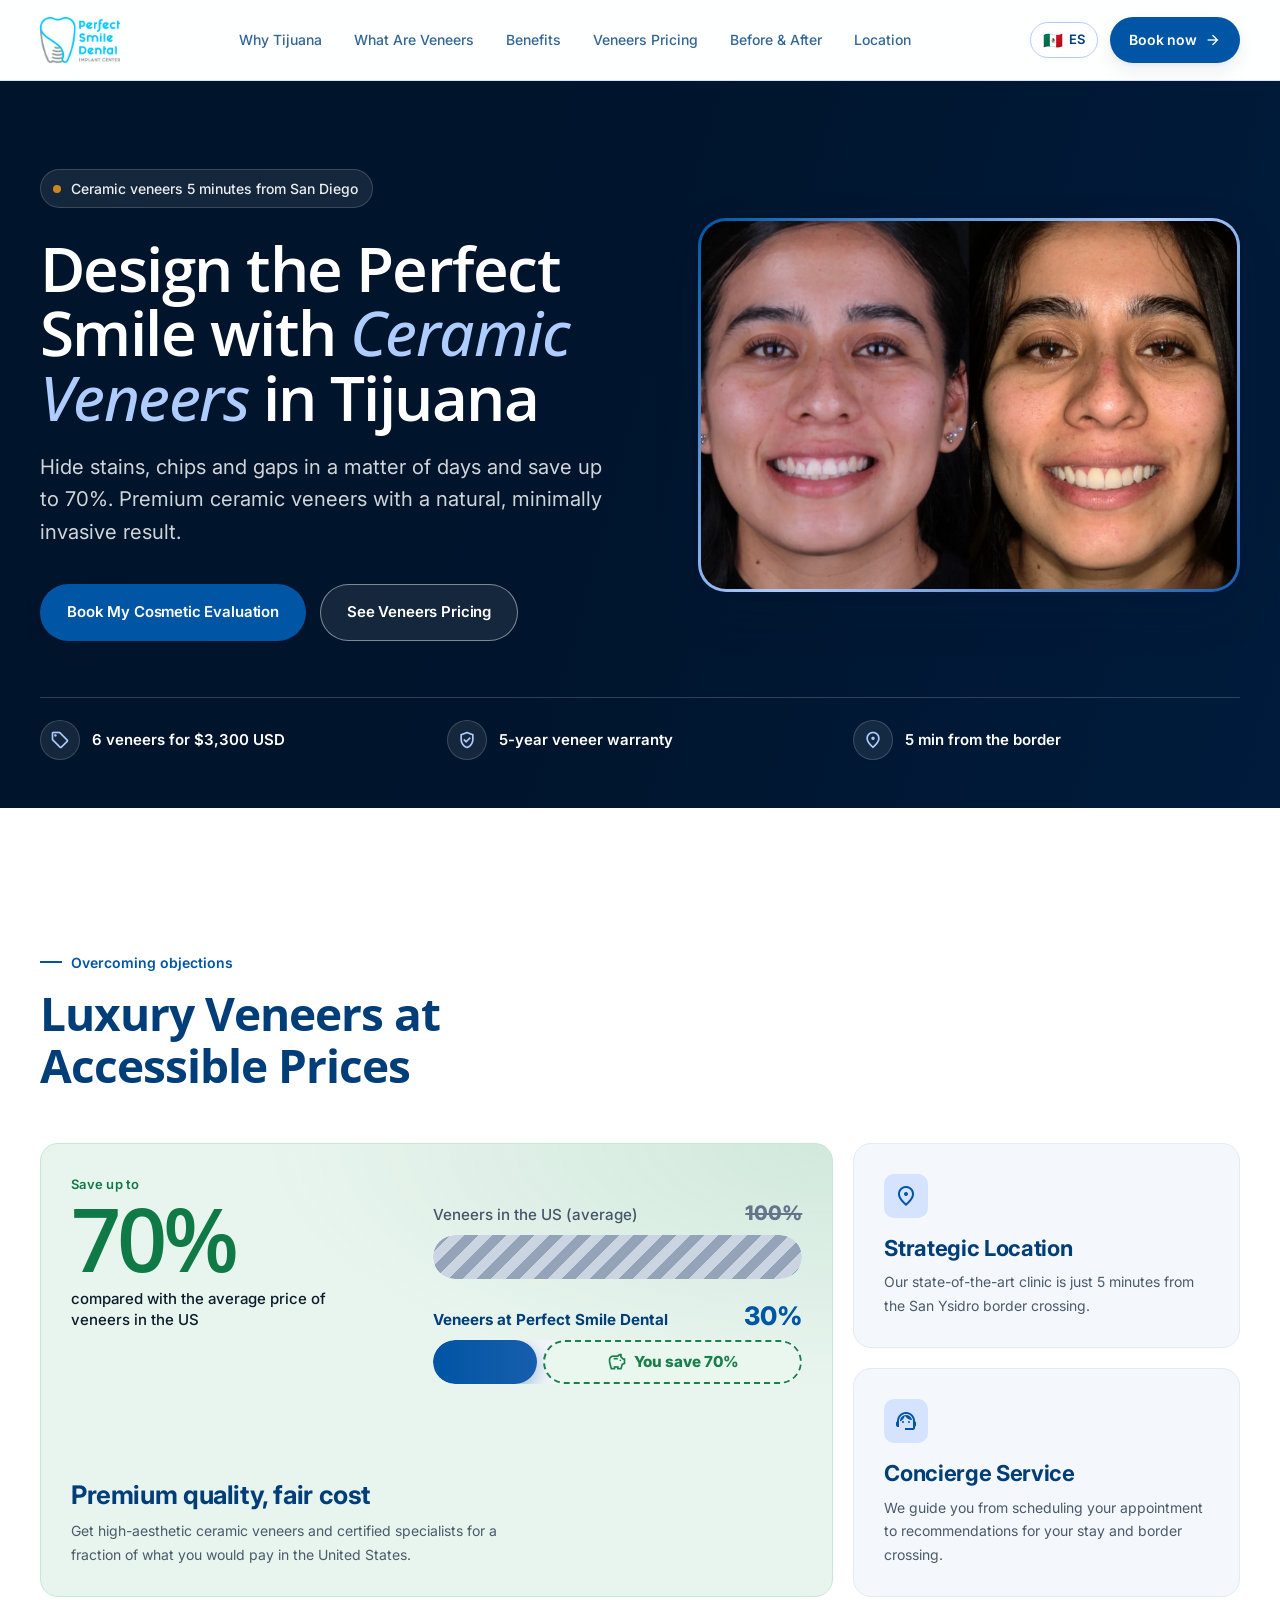
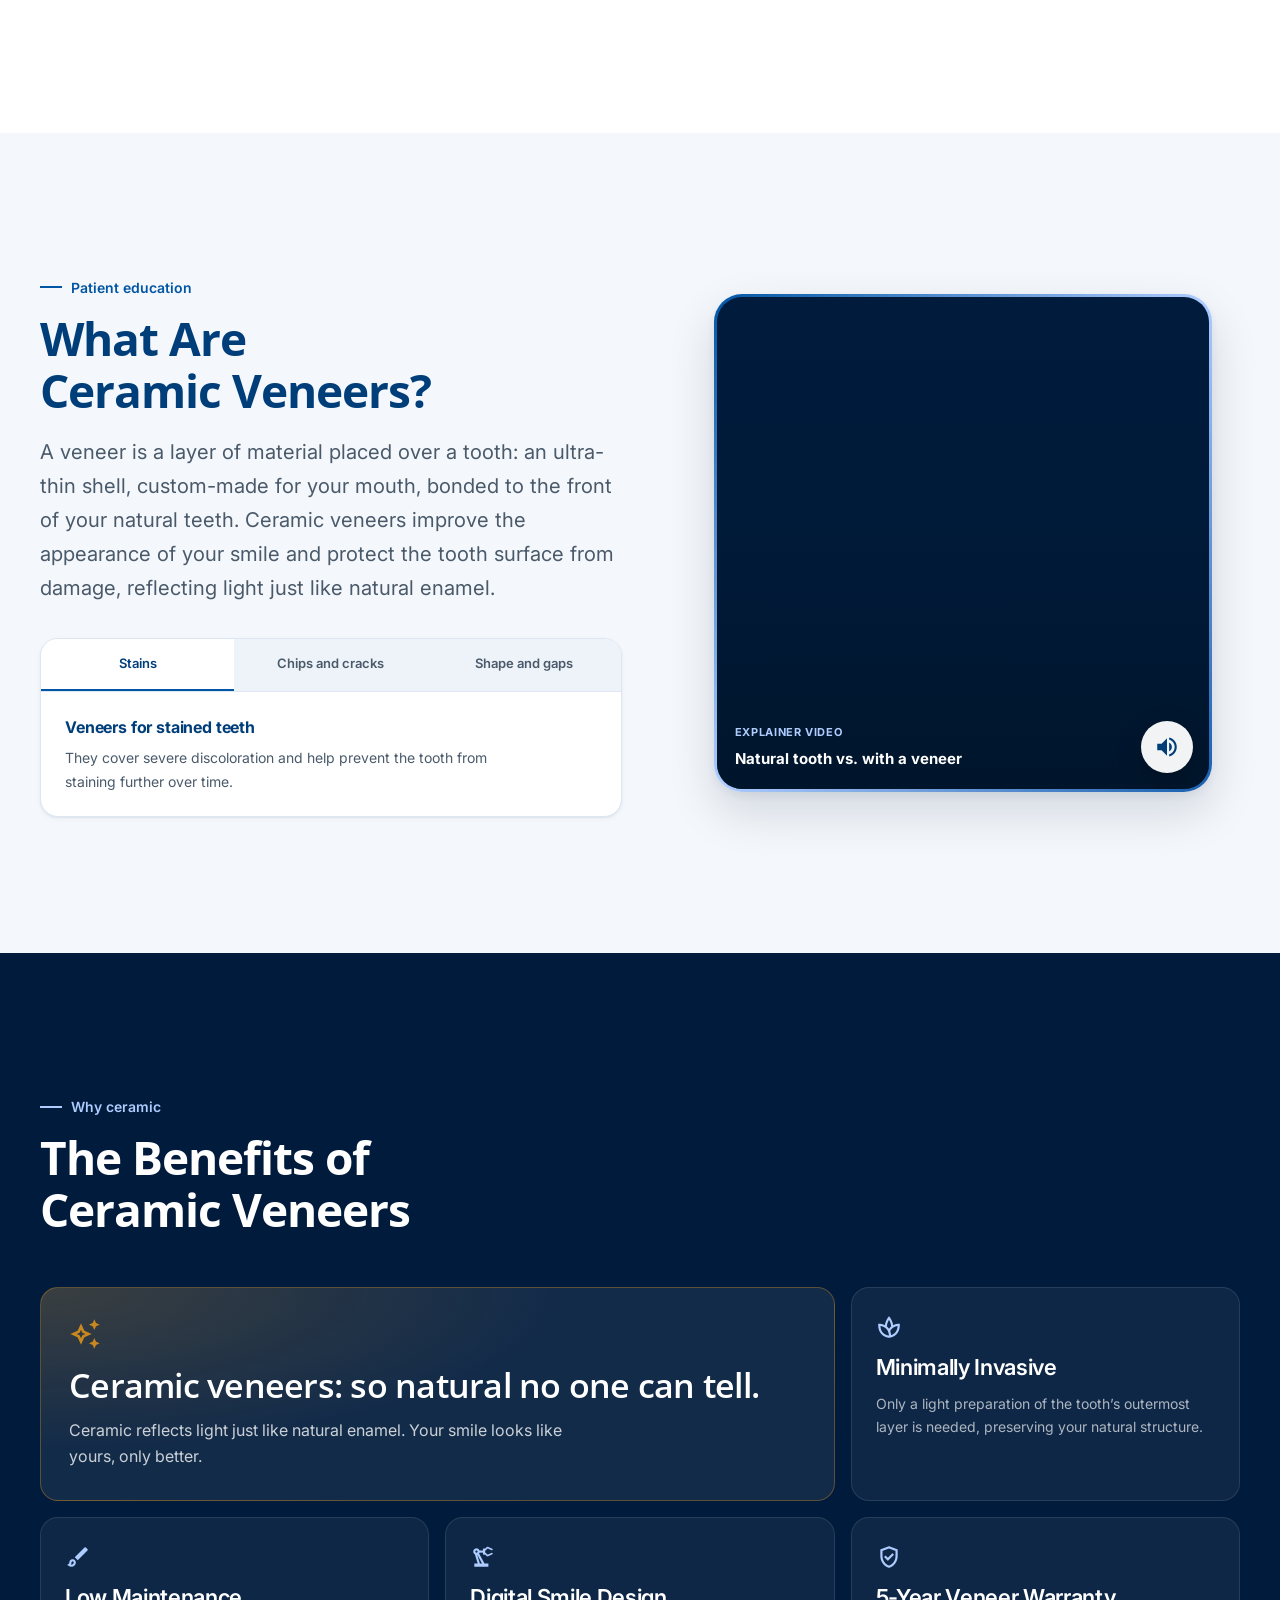
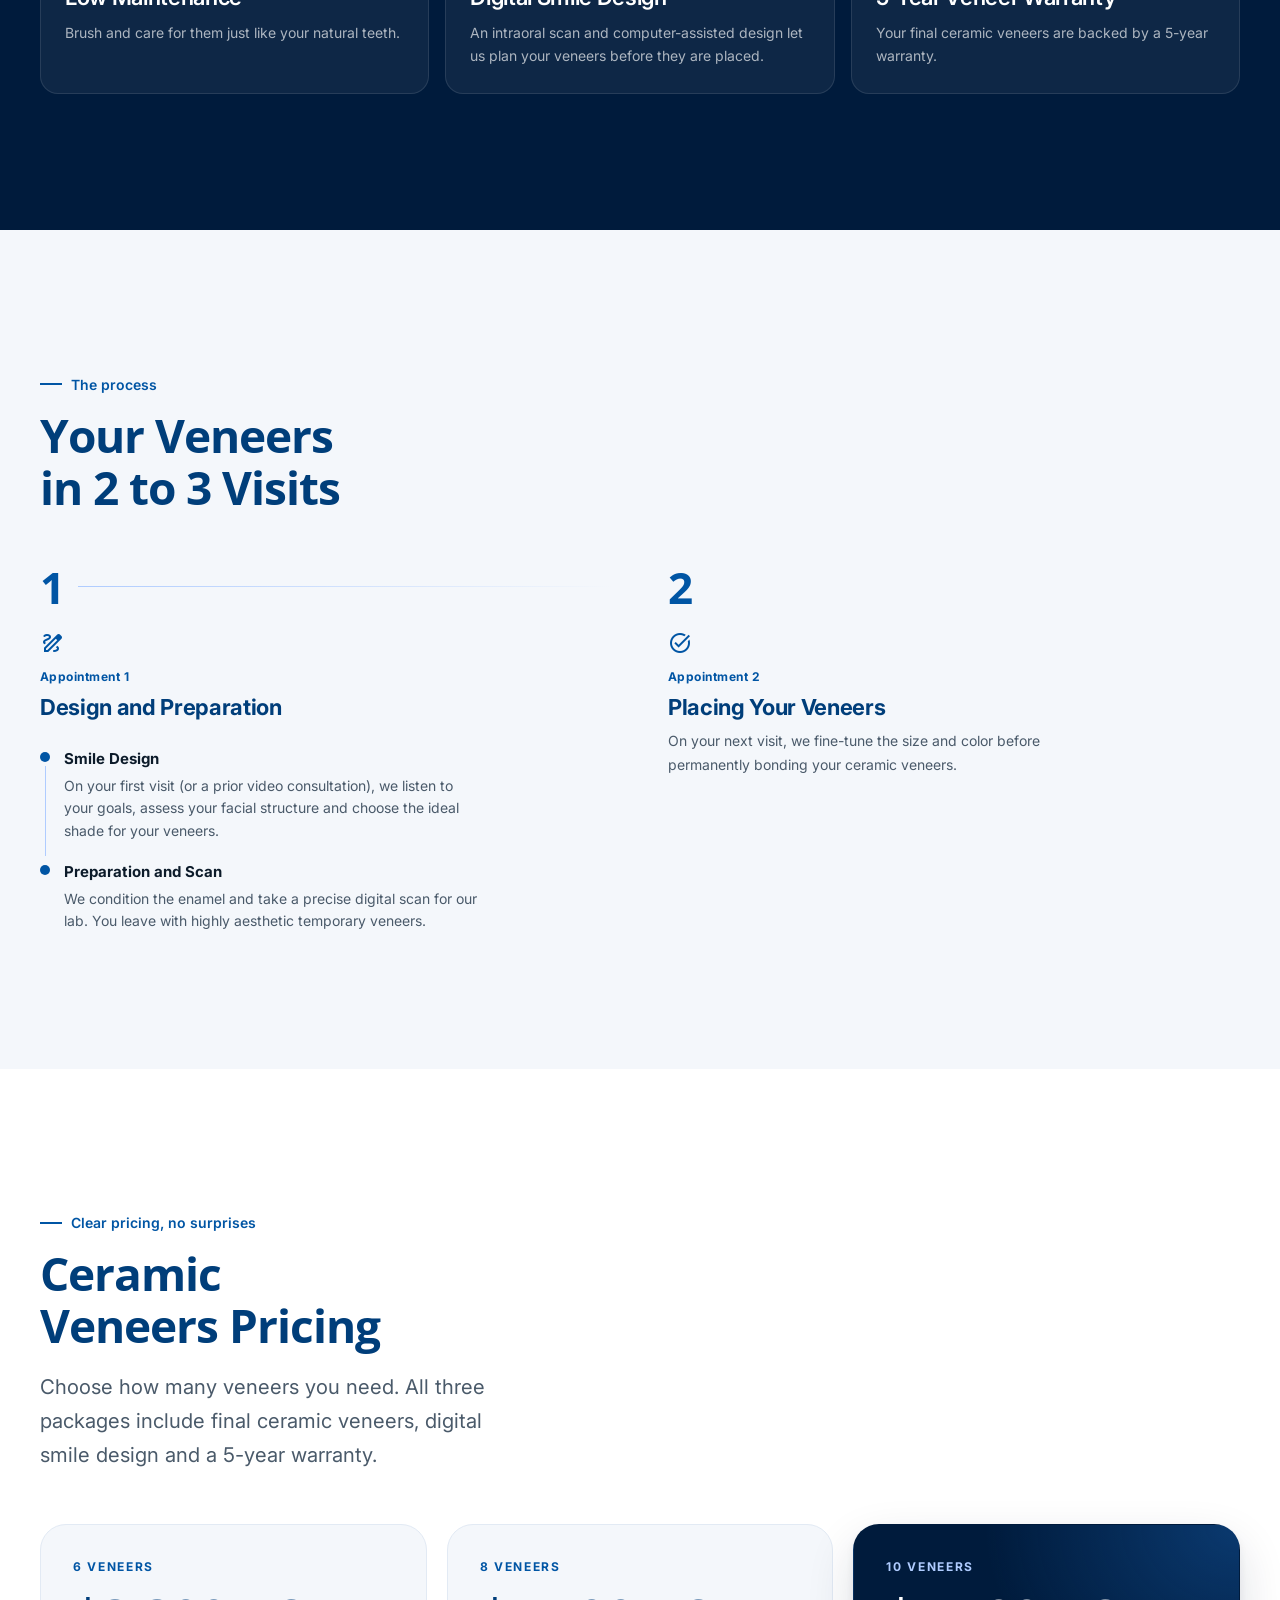
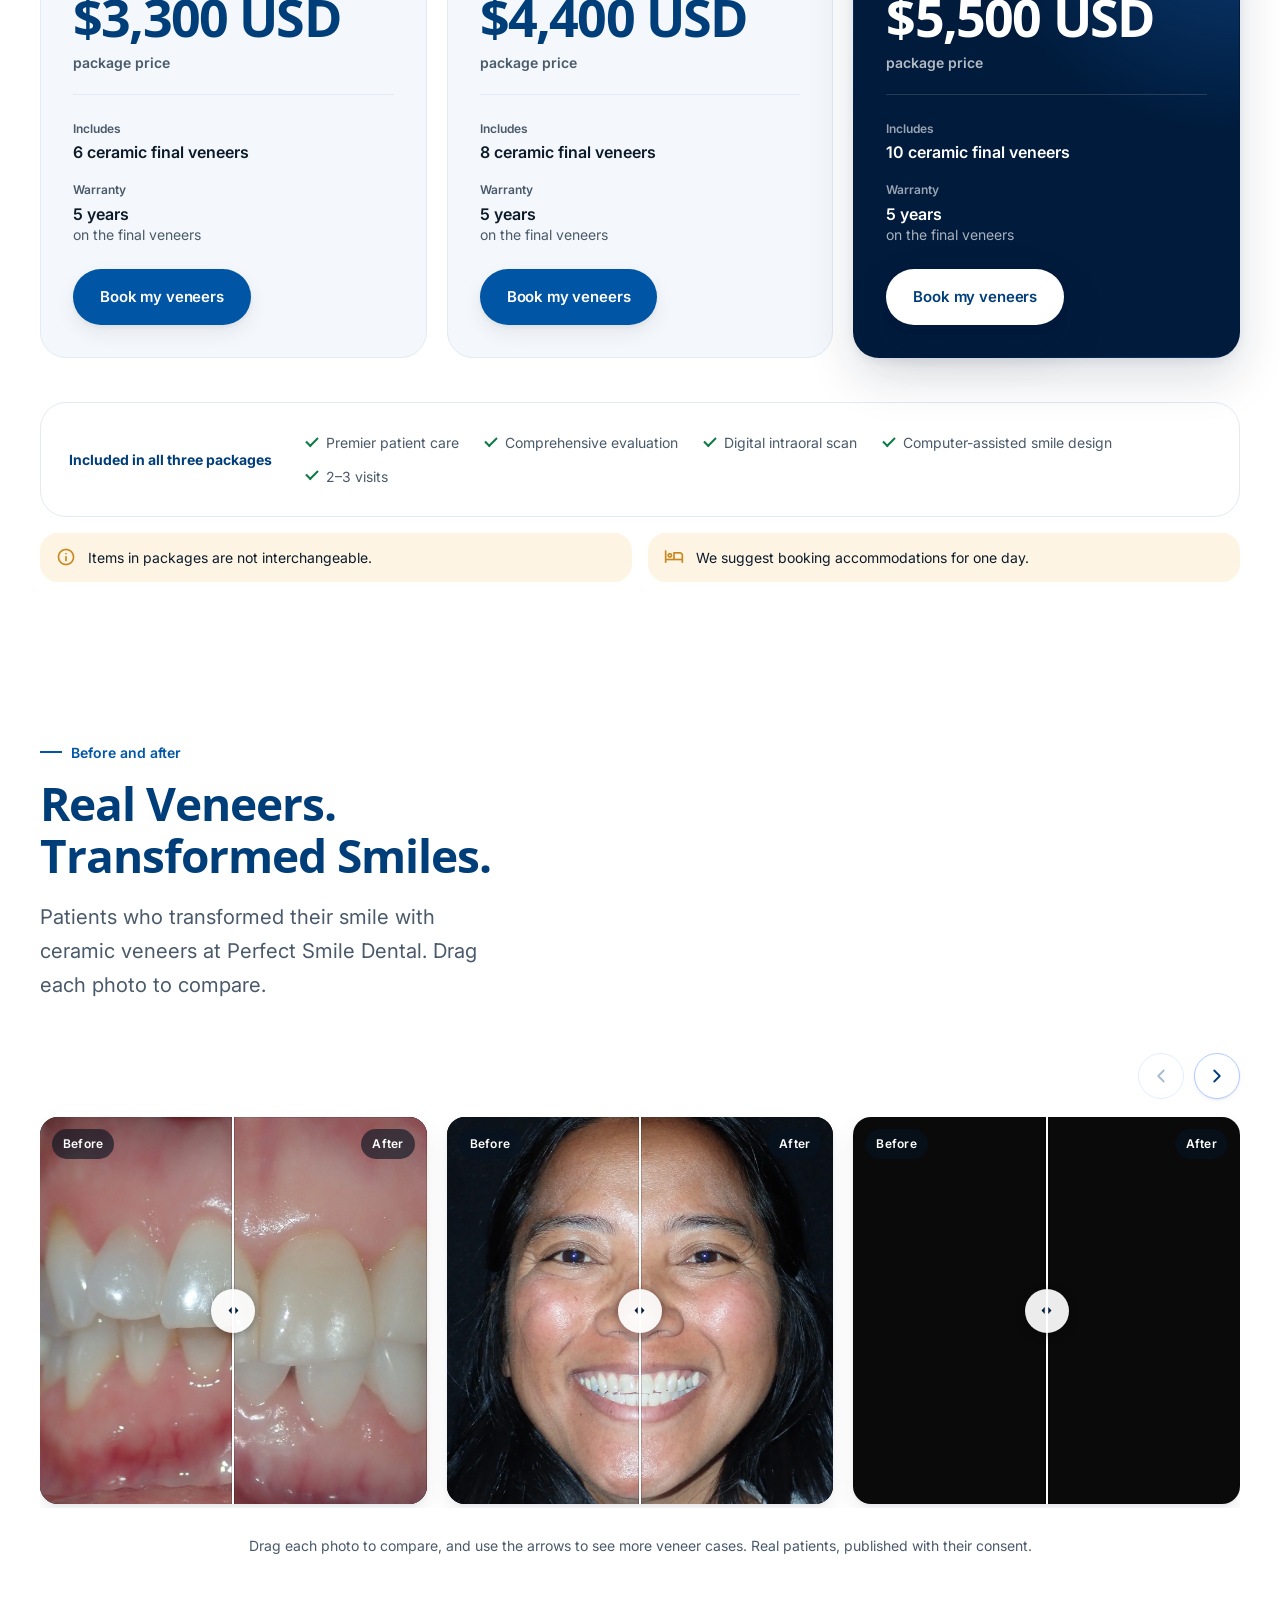
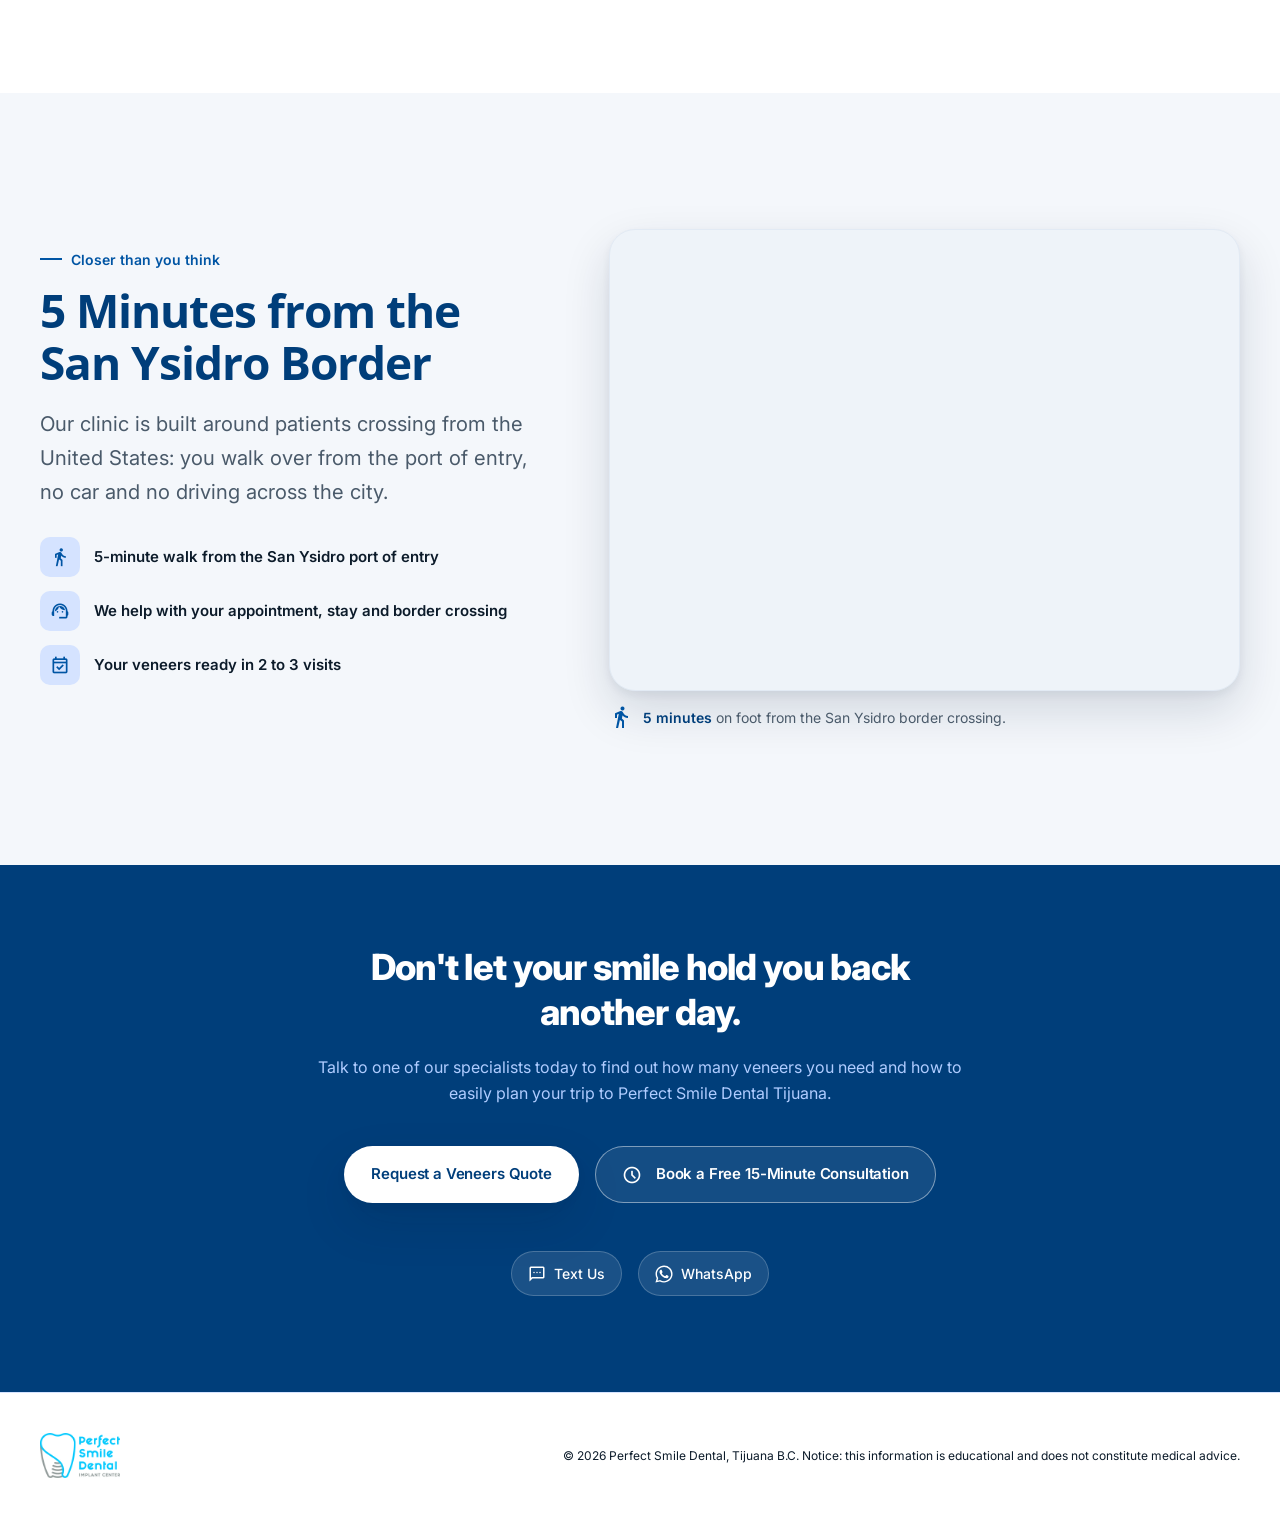
<file: index.html>
<!doctype html>
<html lang="en">
  <head>
    <meta charset="utf-8" />
    <meta name="viewport" content="width=device-width, initial-scale=1.0" />
    <title>Ceramic Veneers in Tijuana | Perfect Smile Dental</title>
     <meta name="robots" content="noindex, nofollow" />
        <!-- Favicon -->
<link rel="icon" href="/assets/favicon.ico" sizes="any" />
<link rel="icon" href="/assets/favicon.svg" type="image/svg+xml" />
<link rel="icon" href="/assets/favicon.png" type="image/png" sizes="32x32" />
    <meta
      name="description"
      content="Ceramic veneers in Tijuana: 6 veneers for $3,300 USD with a 5-year warranty. Digital smile design, 2 to 3 visits, 5 minutes from San Ysidro."
    />
    <link rel="canonical" href="https://veneers.perfectsmiledental.com.mx/" />
    <!-- hreflang: le dice a Google que son la misma página en dos idiomas.
         x-default manda al inglés, que es la versión principal. -->
    <link rel="alternate" hreflang="en" href="https://veneers.perfectsmiledental.com.mx/" />
    <link rel="alternate" hreflang="es" href="https://veneers.perfectsmiledental.com.mx/es.html" />
    <link rel="alternate" hreflang="x-default" href="https://veneers.perfectsmiledental.com.mx/" />
    <!-- Open Graph -->
    <meta property="og:type" content="website" />
    <meta property="og:title" content="Ceramic Veneers in Tijuana | Perfect Smile Dental" />
    <meta
      property="og:description"
      content="Ceramic veneers in Tijuana: 6 veneers for $3,300 USD with a 5-year warranty. Digital smile design, 2 to 3 visits, 5 minutes from San Ysidro."
    />
    <meta property="og:url" content="https://veneers.perfectsmiledental.com.mx/" />
    <!-- Fuentes: preconnect acelera la descarga -->
    <link rel="preconnect" href="https://fonts.googleapis.com" />
    <link rel="preconnect" href="https://fonts.gstatic.com" crossorigin />
    <link
      href="https://fonts.googleapis.com/css2?family=Inter:wght@400;500;600;700&display=swap"
      rel="stylesheet"
    />
    <!-- Fraunces variable: titulares con autoridad editorial -->
    <link
      href="https://fonts.googleapis.com/css2?family=Fraunces:opsz,wght@9..144,500;9..144,600;9..144,700&display=swap"
      rel="stylesheet"
    />
    <link
      href="https://fonts.googleapis.com/css2?family=Material+Symbols+Outlined:wght,FILL@100..700,0..1&display=swap"
      rel="stylesheet"
    />

    <link href="https://fonts.googleapis.com/css2?family=Open+Sans:ital,wght@0,300..800;1,300..800&display=swap" 
    rel="stylesheet">
    <link rel="stylesheet" href="/styles.css" 
    />
<!-- Google tag (gtag.js) -->
<script async src="https://www.googletagmanager.com/gtag/js?id=G-FZ72L22G66"></script>
<script>
  window.dataLayer = window.dataLayer || [];
  function gtag(){dataLayer.push(arguments);}
  gtag('js', new Date());

  gtag('config', 'G-FZ72L22G66');
</script>

<!-- Meta Pixel Code -->
<script>
!function(f,b,e,v,n,t,s)
{if(f.fbq)return;n=f.fbq=function(){n.callMethod?
n.callMethod.apply(n,arguments):n.queue.push(arguments)};
if(!f._fbq)f._fbq=n;n.push=n;n.loaded=!0;n.version='2.0';
n.queue=[];t=b.createElement(e);t.async=!0;
t.src=v;s=b.getElementsByTagName(e)[0];
s.parentNode.insertBefore(t,s)}(window, document,'script',
'https://connect.facebook.net/en_US/fbevents.js');
fbq('init', '899080593875966');
fbq('track', 'PageView');
</script>
<noscript><img height="1" width="1" style="display:none"
src="https://www.facebook.com/tr?id=899080593875966&ev=PageView&noscript=1"
/></noscript>
<!-- End Meta Pixel Code -->
  </head>
  <body>
    <header class="navbar">
      <div class="container navbar__inner">
        <a href="/" class="navbar__brand">
          <img src="/assets/logo.avif" alt="Perfect Smile Dental" />
        </a>
        <nav class="navbar__links">
          <a href="#why-tijuana">Why Tijuana</a
            ><a href="#system">What Are Veneers</a
          ><a href="#benefits">Benefits</a><a href="#pricing">Veneers Pricing</a
          ><a href="#stories">Before &amp; After</a><a href="#location">Location</a>
        </nav>
        <div class="navbar__right">
          <a href="/es" class="lang-switch" aria-label="Ver en español">
            <span class="lang-switch__flag">🇲🇽</span> ES
          </a>
          <a href="#contact" class="btn btn--accent btn--sm navbar__cta">
            Book now <span class="material-symbols-outlined" style="font-size: 16px">arrow_forward</span>
          </a>
        </div>
      </div>
    </header>
    <main>
      <section class="hero">
        <div
          class="hero__bg"
          style="
            background-image: url(&quot;https://joseantonioh56.sg-host.com/wp-content/uploads/2026/07/c7875c_0bc119fed459425e88fa15c415d10172mv2.avif&quot;);
          "
        ></div>
        <div class="hero__scrim"></div>
        <div class="container hero__inner">
          <div class="hero__grid">
            <!-- Izquierda: el argumento -->
            <div class="hero__copy">
              <p class="hero__badge">
                <span class="hero__badge-dot psd-pulse-dot"></span> Ceramic veneers 5 minutes from San Diego
              </p>
              <h1 class="hero__title display">
                Design the Perfect Smile with <em class="hero__accent">Ceramic Veneers</em> in Tijuana
              </h1>
              <p class="hero__sub">
                Hide stains, chips and gaps in a matter of days and save up to 70%. Premium ceramic veneers
                with a natural, minimally invasive result.
              </p>
              <div class="hero__actions">
                <a href="https://link.perfectsmiledental.com.mx/widget/form/9kd0kgYXwSfFVvRTpFCh" class="btn btn--accent" target="_blank" data-form-open>Book My Cosmetic Evaluation</a>
                <a href="#precios" class="btn btn--ghost-light">See Veneers Pricing</a>
              </div>
            </div>
            <!-- Derecha: imagen estática -->
            <div class="hero__media">
              <figure class="hero__photo">
                <img
                  src="/assets/hero.webp"
                  alt="Patient smiling with ceramic veneers from Perfect Smile Dental in Tijuana"
                  width="960"
                  height="1104"
                  fetchpriority="high"
                  decoding="async"
                />
              </figure>
            </div>
          </div>
          <ul class="trust">
            <li class="trust__item">
              <span class="trust__icon"> <span class="material-symbols-outlined">sell</span> </span>
              <span class="trust__label">6 veneers for $3,300 USD</span>
            </li>
            <li class="trust__item">
              <span class="trust__icon"> <span class="material-symbols-outlined">verified_user</span> </span>
              <span class="trust__label">5-year veneer warranty</span>
            </li>
            <li class="trust__item">
              <span class="trust__icon"> <span class="material-symbols-outlined">location_on</span> </span>
              <span class="trust__label">5 min from the border</span>
            </li>
          </ul>
        </div>
      </section>
      <section id="why-tijuana" class="section section--white">
        <div class="container">
          <div class="section-intro section-intro--wide psd-reveal">
            <span class="section-eyebrow">Overcoming objections</span>
            <h2 class="section-heading">Luxury Veneers at Accessible Prices</h2>
          </div>
          <div class="why">
            <article class="card card--savings card--wide">
              <div class="stat">
                <span class="stat__lead">Save up to</span> <span class="stat__figure">70%</span>
                <span class="stat__note">compared with the average price of veneers in the US</span>
              </div>
     <div
  class="bars bars--compare"
  role="img"
  aria-label="Veneers in the US (average): 100%. Veneers at Perfect Smile Dental: 30%. You save up to 70%."
>
  <div class="bar">
    <div class="bar__head">
      <span class="bar__label">Veneers in the US (average)</span>
      <span class="bar__value bar__value--from">100%</span>
    </div>
    <span class="bar__track">
      <span class="bar__fill bar__fill--from" style="--w: 100%"></span>
    </span>
  </div>

  <div class="bar">
    <div class="bar__head">
      <span class="bar__label bar__label--to">Veneers at Perfect Smile Dental</span>
      <span class="bar__value bar__value--to">30%</span>
    </div>
    <span class="bar__track">
      <span class="bar__fill bar__fill--to" style="--w: 30%"></span>
      <span class="bar__save" style="--w: 70%">
        <span class="material-symbols-outlined" aria-hidden="true">savings</span>
        You save 70%
      </span>
    </span>
  </div>
</div>
              <div class="card__body">
                <h3 class="card__title">Premium quality, fair cost</h3>
                <p class="card__text">
                  Get high-aesthetic ceramic veneers and certified specialists for a fraction of what you
                  would pay in the United States.
                </p>
              </div>
            </article>
            <article class="card">
              <span class="card__icon card__icon--blue">
                <span class="material-symbols-outlined">location_on</span>
              </span>
              <h3 class="card__title">Strategic Location</h3>
              <p class="card__text">
                Our state-of-the-art clinic is just 5 minutes from the San Ysidro border crossing.
              </p>
            </article>
            <article class="card">
              <span class="card__icon card__icon--blue">
                <span class="material-symbols-outlined">support_agent</span>
              </span>
              <h3 class="card__title">Concierge Service</h3>
              <p class="card__text">
                We guide you from scheduling your appointment to recommendations for your stay and border
                crossing.
              </p>
            </article>
          </div>
        </div>
      </section>
      <section id="system" class="section">
        <div class="container grid">
          <div class="copy psd-reveal">
            <span class="section-eyebrow">Patient education</span>
            <h2 class="section-heading">What Are Ceramic Veneers?</h2>
            <p class="section-text copy__body">
              A veneer is a layer of material placed over a tooth: an ultra-thin shell, custom-made for your
              mouth, bonded to the front of your natural teeth. Ceramic veneers improve the appearance of your
              smile and protect the tooth surface from damage, reflecting light just like natural enamel.
            </p>
            <div class="parts">
              <div class="parts__tabs" role="tablist" id="psd-tabs">
                <button
                  type="button"
                  role="tab"
                  id="tab-0"
                  aria-controls="panel-0"
                  aria-selected="true"
                  data-idx="0"
                  class="parts__tab is-active"
                >
                  Stains</button
                ><button
                  type="button"
                  role="tab"
                  id="tab-1"
                  aria-controls="panel-1"
                  aria-selected="false"
                  data-idx="1"
                  class="parts__tab"
                >
                  Chips and cracks</button
                ><button
                  type="button"
                  role="tab"
                  id="tab-2"
                  aria-controls="panel-2"
                  aria-selected="false"
                  data-idx="2"
                  class="parts__tab"
                >
                  Shape and gaps
                </button>
              </div>
              <div class="parts__panels">
                <div
                  role="tabpanel"
                  id="panel-0"
                  aria-labelledby="tab-0"
                  data-idx="0"
                  class="parts__panel is-active"
                >
                  <h3 class="parts__title">Veneers for stained teeth</h3>
                  <p class="parts__text">
                    They cover severe discoloration and help prevent the tooth from staining further over
                    time.
                  </p>
                </div>
                <div role="tabpanel" id="panel-1" aria-labelledby="tab-1" data-idx="1" class="parts__panel">
                  <h3 class="parts__title">Veneers for damaged teeth</h3>
                  <p class="parts__text">
                    They cover chips and cracks, and protect the tooth surface from future damage.
                  </p>
                </div>
                <div role="tabpanel" id="panel-2" aria-labelledby="tab-2" data-idx="2" class="parts__panel">
                  <h3 class="parts__title">Veneers for an even smile</h3>
                  <p class="parts__text">
                    They correct worn teeth, gaps and mild visual misalignment, without years of braces.
                  </p>
                </div>
              </div>
            </div>
          </div>
          <div class="media">
            <!-- Video en loop: arranca solo, sin sonido. Clic = modal con sonido.
                 "#t=0.1" muestra el primer fotograma como vista previa mientras carga. -->
            <div class="video-frame-outer">
              <div
                class="video-frame-inner is-loop"
                style="aspect-ratio: 1 / 1"
                data-video-src="assets/veneers.mp4"
                data-video-type="mp4"
                role="button"
                tabindex="0"
                aria-label="Natural tooth vs. with a veneer"
              >
                <video
                  class="video-frame__loop"
                  src="assets/veneers.mp4#t=0.1"
                  autoplay
                  muted
                  loop
                  playsinline
                  preload="metadata"
                  aria-hidden="true"
                ></video>
                <div class="video-overlay"></div>
                <span class="video-pulse-ring"></span>
                <span class="video-play-btn" aria-hidden="true">
                  <span class="material-symbols-outlined fill-icon" style="font-size: 26px">volume_up</span>
                </span>
                <div class="video-caption-chip">
                  <span class="video-eyebrow">Explainer video</span>
                  <span class="video-title">Natural tooth vs. with a veneer</span>
                </div>
              </div>
            </div>
          </div>
        </div>
      </section>
      <section id="benefits" class="section section--dark">
        <div class="container">
          <div class="section-intro section-intro--wide psd-reveal">
            <span class="section-eyebrow section-eyebrow--light">Why ceramic</span>
            <h2 class="section-heading section-heading--light">The Benefits of Ceramic Veneers</h2>
          </div>
          <div class="bento">
            <article class="cell cell--featured">
              <span class="cell__icon material-symbols-outlined">auto_awesome</span>
              <h3 class="cell__title">Ceramic veneers: so natural no one can tell.</h3>
              <p class="cell__text">
                Ceramic reflects light just like natural enamel. Your smile looks like yours, only better.
              </p>
            </article>
            <article class="cell">
              <span class="cell__icon material-symbols-outlined">spa</span>
              <h3 class="cell__title">Minimally Invasive</h3>
              <p class="cell__text">
                Only a light preparation of the tooth’s outermost layer is needed, preserving your natural
                structure.
              </p>
            </article>
            <article class="cell">
              <span class="cell__icon material-symbols-outlined">brush</span>
              <h3 class="cell__title">Low Maintenance</h3>
              <p class="cell__text">Brush and care for them just like your natural teeth.</p>
            </article>
            <article class="cell">
              <span class="cell__icon material-symbols-outlined">precision_manufacturing</span>
              <h3 class="cell__title">Digital Smile Design</h3>
              <p class="cell__text">
                An intraoral scan and computer-assisted design let us plan your veneers before they are
                placed.
              </p>
            </article>
            <article class="cell">
              <span class="cell__icon material-symbols-outlined">verified_user</span>
              <h3 class="cell__title">5-Year Veneer Warranty</h3>
              <p class="cell__text">Your final ceramic veneers are backed by a 5-year warranty.</p>
            </article>
          </div>
        </div>
      </section>
  <section id="process" class="section">
  <div class="container">
    <div class="section-intro psd-reveal">
      <span class="section-eyebrow">The process</span>
      <h2 class="section-heading">Your Veneers in 2 to 3 Visits</h2>
    </div>
    <ol class="steps steps--visits steps--two">
      <li class="step">
        <div class="step__head"><span class="step__num">1</span> <span class="step__rule"></span></div>
        <span class="step__icon material-symbols-outlined">draw</span>
        <span class="step__label">Appointment 1</span>
        <h3 class="step__title">Design and Preparation</h3>
        <ol class="days">
          <li class="day">
            <h4 class="day__title">Smile Design</h4>
            <p class="day__text">
              On your first visit (or a prior video consultation), we listen to your goals, assess your facial
              structure and choose the ideal shade for your veneers.
            </p>
          </li>
          <li class="day">
            <h4 class="day__title">Preparation and Scan</h4>
            <p class="day__text">
              We condition the enamel and take a precise digital scan for our lab. You leave with highly
              aesthetic temporary veneers.
            </p>
          </li>
        </ol>
      </li>
      <li class="step">
        <div class="step__head"><span class="step__num">2</span> <span class="step__rule"></span></div>
        <span class="step__icon material-symbols-outlined">task_alt</span>
        <span class="step__label">Appointment 2</span>
        <h3 class="step__title">Placing Your Veneers</h3>
        <p class="step__text">
          On your next visit, we fine-tune the size and color before permanently bonding your ceramic veneers.
        </p>
      </li>
    </ol>
  </div>
</section>
      <section id="pricing" class="section section--white">
        <div class="container">
          <div class="section-intro section-intro--wide psd-reveal">
            <span class="section-eyebrow">Clear pricing, no surprises</span>
            <h2 class="section-heading">Ceramic Veneers Pricing</h2>
            <p class="section-text">
              Choose how many veneers you need. All three packages include final ceramic veneers, digital
              smile design and a 5-year warranty.
            </p>
          </div>
          <div class="tiers" style="--n: 3">
            <article class="tier">
              <header class="tier__head">
                <h3 class="tier__name">6 Veneers</h3>
                <p class="tier__price">$3,300 USD</p>
                <p class="tier__suffix">package price</p>
              </header>
              <dl class="specs">
                <div class="spec">
                  <dt class="spec__label">Includes</dt>
                  <dd class="spec__value">6 ceramic final veneers</dd>
                </div>
                <div class="spec">
                  <dt class="spec__label">Warranty</dt>
                  <dd class="spec__value">5 years <span class="spec__detail">on the final veneers</span></dd>
                </div>
              </dl>
              <a href="https://link.perfectsmiledental.com.mx/widget/booking/Z9i3B59TA2s7kxjc4u88" class="btn btn--accent tier__cta" target="_blank" data-calendar-open>Book my veneers</a>
            </article>
            <article class="tier">
              <header class="tier__head">
                <h3 class="tier__name">8 Veneers</h3>
                <p class="tier__price">$4,400 USD</p>
                <p class="tier__suffix">package price</p>
              </header>
              <dl class="specs">
                <div class="spec">
                  <dt class="spec__label">Includes</dt>
                  <dd class="spec__value">8 ceramic final veneers</dd>
                </div>
                <div class="spec">
                  <dt class="spec__label">Warranty</dt>
                  <dd class="spec__value">5 years <span class="spec__detail">on the final veneers</span></dd>
                </div>
              </dl>
              <a href="https://link.perfectsmiledental.com.mx/widget/booking/Z9i3B59TA2s7kxjc4u88" class="btn btn--accent tier__cta" target="_blank" data-calendar-open>Book my veneers</a>
            </article>
            <article class="tier tier--dark">
              <header class="tier__head">
                <h3 class="tier__name">10 Veneers</h3>
                <p class="tier__price">$5,500 USD</p>
                <p class="tier__suffix">package price</p>
              </header>
              <dl class="specs">
                <div class="spec">
                  <dt class="spec__label">Includes</dt>
                  <dd class="spec__value">10 ceramic final veneers</dd>
                </div>
                <div class="spec">
                  <dt class="spec__label">Warranty</dt>
                  <dd class="spec__value">5 years <span class="spec__detail">on the final veneers</span></dd>
                </div>
              </dl>
              <a href="https://link.perfectsmiledental.com.mx/widget/booking/Z9i3B59TA2s7kxjc4u88" class="btn btn--white tier__cta" target="_blank" data-calendar-open>Book my veneers</a>
            </article>
          </div>
          <div class="shared">
            <p class="shared__title">Included in all three packages</p>
            <ul class="shared__list">
              <li>Premier patient care</li>
              <li>Comprehensive evaluation</li>
              <li>Digital intraoral scan</li>
              <li>Computer-assisted smile design</li>
              <li>2–3 visits</li>
            </ul>
          </div>
          <ul class="notes">
            <li class="note">
              <span class="material-symbols-outlined">info</span>
              <span>Items in packages are not interchangeable.</span>
            </li>
            <li class="note">
              <span class="material-symbols-outlined">hotel</span>
              <span>We suggest booking accommodations for one day.</span>
            </li>
          </ul>
        </div>
      </section>
      <section id="stories" class="section section--white" style="margin-top:-120px">
        <div class="container">
          <div class="section-intro section-intro--wide psd-reveal">
            <span class="section-eyebrow">Before and after</span>
            <h2 class="section-heading">Real Veneers. Transformed Smiles.</h2>
            <p class="section-text">
              Patients who transformed their smile with ceramic veneers at Perfect Smile Dental. Drag each
              photo to compare.
            </p>
          </div>
    <div class="ba-carousel" data-ba-carousel>
  <div class="cases">
    <figure class="ba" style="--pos: 50%">
      <div class="ba__stage" data-empty="Photo coming soon">
        <img class="ba__img" src="/assets/img/before1.webp" alt="Patient before their ceramic veneers" loading="lazy" decoding="async" />
        <img class="ba__img ba__img--after" src="/assets/img/after1.webp" alt="The same patient with their ceramic veneers" loading="lazy" decoding="async" />
        <span class="ba__line" aria-hidden="true"></span>
        <span class="ba__knob" aria-hidden="true">
          <svg viewBox="0 0 24 24" width="17" height="17" fill="currentColor"><path d="M9.5 7 5 12l4.5 5V7Zm5 0v10l4.5-5-4.5-5Z"></path></svg>
        </span>
        <span class="ba__tag ba__tag--before">Before</span>
        <span class="ba__tag ba__tag--after">After</span>
        <input class="ba__range" type="range" min="0" max="100" value="50" step="0.1" aria-label="Before and after comparison — Case 1" />
      </div>
    </figure>

    <figure class="ba" style="--pos: 50%">
      <div class="ba__stage" data-empty="Photo coming soon">
        <img class="ba__img" src="/assets/img/before2.webp" alt="Patient before their ceramic veneers" loading="lazy" decoding="async" />
        <img class="ba__img ba__img--after" src="/assets/img/after2.webp" alt="The same patient with their ceramic veneers" loading="lazy" decoding="async" />
        <span class="ba__line" aria-hidden="true"></span>
        <span class="ba__knob" aria-hidden="true">
          <svg viewBox="0 0 24 24" width="17" height="17" fill="currentColor"><path d="M9.5 7 5 12l4.5 5V7Zm5 0v10l4.5-5-4.5-5Z"></path></svg>
        </span>
        <span class="ba__tag ba__tag--before">Before</span>
        <span class="ba__tag ba__tag--after">After</span>
        <input class="ba__range" type="range" min="0" max="100" value="50" step="0.1" aria-label="Before and after comparison — Case 2" />
      </div>
    </figure>

    <figure class="ba" style="--pos: 50%">
      <div class="ba__stage" data-empty="Photo coming soon">
        <img class="ba__img" src="/assets/img/before3.webp" alt="Patient before their ceramic veneers" loading="lazy" decoding="async" />
        <img class="ba__img ba__img--after" src="/assets/img/after3.webp" alt="The same patient with their ceramic veneers" loading="lazy" decoding="async" />
        <span class="ba__line" aria-hidden="true"></span>
        <span class="ba__knob" aria-hidden="true">
          <svg viewBox="0 0 24 24" width="17" height="17" fill="currentColor"><path d="M9.5 7 5 12l4.5 5V7Zm5 0v10l4.5-5-4.5-5Z"></path></svg>
        </span>
        <span class="ba__tag ba__tag--before">Before</span>
        <span class="ba__tag ba__tag--after">After</span>
        <input class="ba__range" type="range" min="0" max="100" value="50" step="0.1" aria-label="Before and after comparison — Case 3" />
      </div>
    </figure>

    <figure class="ba" style="--pos: 50%">
      <div class="ba__stage" data-empty="Photo coming soon">
        <img class="ba__img" src="/assets/img/before4.webp" alt="Patient before their ceramic veneers" loading="lazy" decoding="async" />
        <img class="ba__img ba__img--after" src="/assets/img/after4.webp" alt="The same patient with their ceramic veneers" loading="lazy" decoding="async" />
        <span class="ba__line" aria-hidden="true"></span>
        <span class="ba__knob" aria-hidden="true">
          <svg viewBox="0 0 24 24" width="17" height="17" fill="currentColor"><path d="M9.5 7 5 12l4.5 5V7Zm5 0v10l4.5-5-4.5-5Z"></path></svg>
        </span>
        <span class="ba__tag ba__tag--before">Before</span>
        <span class="ba__tag ba__tag--after">After</span>
        <input class="ba__range" type="range" min="0" max="100" value="50" step="0.1" aria-label="Before and after comparison — Case 4" />
      </div>
    </figure>
  </div>

  <div class="ba-nav" role="group" aria-label="Browse cases">
    <button type="button" class="ba-nav__btn" data-ba-prev aria-label="Previous case">
      <svg viewBox="0 0 24 24" width="22" height="22" fill="none" stroke="currentColor" stroke-width="2" stroke-linecap="round" stroke-linejoin="round" aria-hidden="true"><path d="M15 18l-6-6 6-6"/></svg>
    </button>
    <button type="button" class="ba-nav__btn" data-ba-next aria-label="Next case">
      <svg viewBox="0 0 24 24" width="22" height="22" fill="none" stroke="currentColor" stroke-width="2" stroke-linecap="round" stroke-linejoin="round" aria-hidden="true"><path d="M9 6l6 6-6 6"/></svg>
    </button>
  </div>
</div>

<p class="cases__hint">Drag each photo to compare, and use the arrows to see more veneer cases. Real patients, published with their consent.</p>
        </div>
      </section>
      <section id="location" class="section">
        <div class="container loc">
          <div class="loc__copy psd-reveal">
            <span class="section-eyebrow">Closer than you think</span>
            <h2 class="section-heading">5 Minutes from the San Ysidro Border</h2>
            <p class="section-text">
              Our clinic is built around patients crossing from the United States: you walk over from the port
              of entry, no car and no driving across the city.
            </p>
            <ul class="facts">
              <li class="fact">
                <span class="fact__icon"><span class="material-symbols-outlined">directions_walk</span></span>
                <span class="fact__label">5-minute walk from the San Ysidro port of entry</span>
              </li>
              <li class="fact">
                <span class="fact__icon"><span class="material-symbols-outlined">support_agent</span></span>
                <span class="fact__label">We help with your appointment, stay and border crossing</span>
              </li>
              <li class="fact">
                <span class="fact__icon"><span class="material-symbols-outlined">event_available</span></span>
                <span class="fact__label">Your veneers ready in 2 to 3 visits</span>
              </li>
            </ul>
          
          </div>
          <div class="loc__map">
            <div class="map-frame">
              <iframe
                src="https://www.google.com/maps/embed?pb=!1m18!1m12!1m3!1d3363.8412768184426!2d-117.024724!3d32.530385900000006!2m3!1f0!2f0!3f0!3m2!1i1024!2i768!4f13.1!3m3!1m2!1s0x80d94851147c03b7%3A0x2728e028545d0e91!2sPerfect%20Smile%20Dental%20%7C%20Implant%20Center!5e0!3m2!1ses-419!2smx!4v1784660914930!5m2!1ses-419!2smx"
                title="Perfect Smile Dental location near the San Ysidro border"
                loading="lazy"
                allowfullscreen
                referrerpolicy="strict-origin-when-cross-origin"
              ></iframe>
            </div>
            <p class="map-note">
              <span class="material-symbols-outlined">directions_walk</span>
              <span><strong>5 minutes</strong> on foot from the San Ysidro border crossing.</span>
            </p>
          </div>
        </div>
      </section>
      <section id="contact" class="cta-final">
        <div class="cta-final__inner psd-reveal">
          <h2 class="cta-final__title">Don&#39;t let your smile hold you back another day.</h2>
          <p class="cta-final__subtitle">
            Talk to one of our specialists today to find out how many veneers you need and how to easily plan
            your trip to Perfect Smile Dental Tijuana.
          </p>
          <div class="cta-final__actions">
            <a href="https://link.perfectsmiledental.com.mx/widget/form/9kd0kgYXwSfFVvRTpFCh" class="btn btn--white btn--full" target="_blank" data-form-open>Request a Veneers Quote</a>
            <a href="https://link.perfectsmiledental.com.mx/widget/booking/Z9i3B59TA2s7kxjc4u88" class="btn btn--ghost-light btn--full" target="_blank" data-calendar-open
              ><span class="material-symbols-outlined" style="font-size: 20px">schedule</span> Book a Free 15-Minute Consultation</a
            >
          </div>
          <div class="contact-row">
            <a href="https://www.t2ll.com/auth/sms-redirect?phoneNumber=16198155283&msg=Hello%20I%20would%20like%20more%20information" class="contact-pill" target="_blank" rel="noopener">
              <span class="material-symbols-outlined" style="font-size: 18px">sms</span> Text Us
            </a>
            <a href="https://wa.me/16198155283?text=Hello,%20I%20would%20like%20more%20information." class="contact-pill" target="_blank" rel="noopener">
              <svg class="contact-pill__svg" viewBox="0 0 24 24" width="18" height="18" fill="currentColor" aria-hidden="true"><path d="M17.47 14.38c-.3-.15-1.75-.86-2.02-.96-.27-.1-.47-.15-.67.15-.2.3-.77.96-.94 1.16-.17.2-.35.22-.64.07-.3-.15-1.25-.46-2.38-1.47-.88-.79-1.47-1.76-1.65-2.06-.17-.3-.02-.46.13-.6.13-.13.3-.35.45-.52.15-.17.2-.3.3-.5.1-.2.05-.37-.03-.52-.07-.15-.67-1.61-.92-2.2-.24-.58-.49-.5-.67-.51h-.57c-.2 0-.52.07-.79.37-.27.3-1.04 1.02-1.04 2.48s1.07 2.88 1.21 3.08c.15.2 2.1 3.2 5.08 4.49.71.31 1.26.49 1.69.63.71.22 1.36.19 1.87.12.57-.09 1.75-.72 2-1.41.25-.69.25-1.29.17-1.41-.07-.12-.27-.2-.57-.35M12.05 21.5h-.01a9.4 9.4 0 0 1-4.8-1.31l-.34-.2-3.57.94.95-3.48-.22-.36a9.4 9.4 0 0 1-1.44-5.02c0-5.2 4.23-9.43 9.44-9.43a9.37 9.37 0 0 1 6.67 2.77 9.37 9.37 0 0 1 2.76 6.67c0 5.2-4.23 9.43-9.44 9.43m8.03-17.46A11.27 11.27 0 0 0 12.05.72C5.8.72.7 5.8.7 12.07c0 2 .52 3.95 1.52 5.67L.6 23.4l5.8-1.52a11.33 11.33 0 0 0 5.65 1.44h.01c6.25 0 11.35-5.09 11.35-11.35 0-3.03-1.18-5.88-3.33-8.02"/></svg> WhatsApp
            </a>
          </div>
        </div>
      </section>
    </main>
    <footer class="footer">
      <div class="container footer__inner">
        <div class="footer__brand">
          <img src="/assets/logo.avif" alt="Perfect Smile Dental" loading="lazy" />
        </div>
        <p class="footer__legal">
          © 2026 Perfect Smile Dental, Tijuana B.C. Notice: this information is educational and does not
          constitute medical advice.
        </p>
      </div>
    </footer>
    <div
      class="video-modal"
      id="psd-video-modal"
      data-empty-msg="Add your video URL to the <code>data-video-src</code> attribute on this component to enable playback."
    >
      <div class="video-modal__backdrop" data-close></div>
      <div class="video-modal__dialog" role="dialog" aria-modal="true">
        <button class="video-modal__close" data-close aria-label="Close video">
          <span class="material-symbols-outlined">close</span>
        </button>
        <div class="video-modal__content" id="psd-video-modal-content"></div>
      </div>
    </div>
    <!-- Modal: formulario de contacto (GoHighLevel). Lo abre cualquier botón con data-form-open -->
    <div class="form-modal" id="psd-form-modal" aria-hidden="true">
      <div class="form-modal__backdrop" data-form-close></div>
      <div class="form-modal__dialog" role="dialog" aria-modal="true" aria-labelledby="psd-form-title">
        <div class="form-modal__head">
          <div>
            <h2 class="form-modal__title" id="psd-form-title">Book your cosmetic evaluation</h2>
            <p class="form-modal__sub">Leave your details and our team will contact you.</p>
          </div>
          <button type="button" class="form-modal__close" data-form-close aria-label="Close form">
            <span class="material-symbols-outlined">close</span>
          </button>
        </div>
        <div class="form-modal__body">
          <iframe
            src="https://link.perfectsmiledental.com.mx/widget/form/9kd0kgYXwSfFVvRTpFCh"
            style="width:100%;height:100%;border:none;border-radius:3px"
            id="inline-9kd0kgYXwSfFVvRTpFCh"
            data-layout="{'id':'INLINE'}"
            data-trigger-type="alwaysShow"
            data-trigger-value=""
            data-activation-type="alwaysActivated"
            data-activation-value=""
            data-deactivation-type="neverDeactivate"
            data-deactivation-value=""
            data-form-name="Landing Contact Form "
            data-height="882"
            data-layout-iframe-id="inline-9kd0kgYXwSfFVvRTpFCh"
            data-form-id="9kd0kgYXwSfFVvRTpFCh"
            data-cookie-consent="true"
            data-cookie-consent-provider="auto"
            title="Landing Contact Form "
          ></iframe>
        </div>
      </div>
    </div>

    <!-- Modal: calendario de citas (GoHighLevel). Lo abre cualquier botón con data-calendar-open -->
    <div class="form-modal form-modal--wide" id="psd-calendar-modal" aria-hidden="true">
      <div class="form-modal__backdrop" data-form-close></div>
      <div class="form-modal__dialog" role="dialog" aria-modal="true" aria-labelledby="psd-calendar-title">
        <div class="form-modal__head">
          <div>
            <h2 class="form-modal__title" id="psd-calendar-title">Book your free 15-minute consultation</h2>
            <p class="form-modal__sub">Pick the day and time that work best for you.</p>
          </div>
          <button type="button" class="form-modal__close" data-form-close aria-label="Close calendar">
            <span class="material-symbols-outlined">close</span>
          </button>
        </div>
        <div class="form-modal__body form-modal__body--calendar">
          <iframe
            src="https://link.perfectsmiledental.com.mx/widget/booking/Z9i3B59TA2s7kxjc4u88"
            allow="payment"
            style="width: 100%; border: none; overflow: hidden"
            scrolling="no"
            id="Z9i3B59TA2s7kxjc4u88_1792016738689"
            title="Book your free 15-minute consultation"
          ></iframe>
        </div>
      </div>
    </div>

    <!-- Scripts: primero el de GoHighLevel (ajusta el alto de formulario y calendario), luego el de la página -->
    <script src="https://link.perfectsmiledental.com.mx/js/form_embed.js" type="text/javascript"></script>
    <script src="/main.js" defer></script>
  </body>
</html>
</file>
<file: styles.css>
/* ============================================================ */
/* PERFECT SMILE DENTAL — SISTEMA DE DISEÑO                      */
/* ============================================================ */

:root {
    /* --- Marca (azules del cliente, sin cambios de identidad) --- */
    --psd-primary: #003e7a;
    --psd-primary-dark: #001b3c;
    --psd-accent: #0055a4;
    --psd-accent-light: #175ead;
    --psd-blue-100: #d5e3ff;
    --psd-blue-200: #afccff;

    /* --- Tinta: texto más oscuro que el azul de marca ---
       Antes el cuerpo de texto usaba el azul primario, lo que dejaba
       todo plano y con contraste bajo. Ahora el azul es para acentos
       y jerarquía; el texto largo usa tinta. */
    --psd-ink: #0c1b2a;
    --psd-ink-soft: #4a5a6a;

    /* --- Superficies --- */
    --psd-bg: #f4f7fb;
    --psd-surface: #ffffff;
    --psd-surface-sunk: #eef3f9;

    /* --- Acento cálido: la luz del día ---
       Un solo tono cálido, reservado para el relato de "un solo día":
       la línea de tiempo del hero y el beneficio same-day. En ningún
       otro lado. Rompe el azul clínico sin ensuciar la marca. */
    --psd-day: #c8871f;
    --psd-day-soft: #fdf4e4;

    --psd-savings: #0f7a46;
    --psd-savings-soft: #e8f5ee;

    /* --- Elevación en 3 niveles, no una sombra para todo --- */
    --shadow-sm: 0 1px 2px rgba(10, 30, 60, .06), 0 2px 6px rgba(10, 30, 60, .04);
    --shadow-md: 0 2px 4px rgba(10, 30, 60, .05), 0 8px 20px rgba(10, 30, 60, .07);
    --shadow-lg: 0 4px 8px rgba(10, 30, 60, .06), 0 20px 48px rgba(10, 30, 60, .14);

    /* --- Radios por jerarquía, no un radio para todo --- */
    --r-chip: 999px;
    --r-sm: 10px;
    --r-md: 18px;
    --r-lg: 26px;

    /* --- Escala tipográfica fluida (clamp, sin saltos) --- */
    --t-display: clamp(2.5rem, 1.4rem + 4.6vw, 5.25rem);
    --t-h2: clamp(1.75rem, 1.15rem + 2.4vw, 2.9rem);
    --t-h3: clamp(1.125rem, 1rem + .5vw, 1.375rem);
    --t-lead: clamp(1.0625rem, .99rem + .35vw, 1.3125rem);
    --t-body: 1rem;
    --t-small: .875rem;
    --t-micro: .75rem;

    /* --- Ritmo vertical --- */
    --space-section: clamp(4.5rem, 3rem + 7vw, 8.5rem);
}

* { box-sizing: border-box; }

html { -webkit-text-size-adjust: 100%; }

body {
    margin: 0;
    font-family: 'Inter', system-ui, sans-serif;
    font-size: var(--t-body);
    line-height: 1.65;
    background: var(--psd-bg);
    color: var(--psd-ink);
    -webkit-font-smoothing: antialiased;
    text-rendering: optimizeLegibility;
}

img { max-width: 100%; display: block; }
a { color: inherit; }

.display {
    font-family: "Open Sans", sans-serif;
    font-variation-settings: 'SOFT' 0, 'WONK' 0, 'opsz' 120;
    font-weight: 600;
    letter-spacing: -0.025em;
    line-height: 1.04;
}

.material-symbols-outlined {
    font-variation-settings: 'FILL' 0, 'wght' 400, 'GRAD' 0, 'opsz' 24;
    vertical-align: middle;
}
.material-symbols-outlined.fill-icon { font-variation-settings: 'FILL' 1; }

.container { max-width: 1500px; margin: 0 auto; padding: 0 20px; }
@media (min-width: 1024px) { .container { padding: 0 40px; } }

/* ============================================================ */
/* FOCO VISIBLE — obligatorio, y en esta audiencia más            */
/* ============================================================ */
:where(a, button, [tabindex]):focus-visible {
    outline: 3px solid var(--psd-accent);
    outline-offset: 3px;
    border-radius: 4px;
}

/* ============================================================ */
/* MOVIMIENTO                                                     */
/* Una sola entrada discreta en los encabezados de sección.       */
/* Las tarjetas internas NO se animan: el fade-up en cada         */
/* elemento es justamente lo que delata una plantilla.            */
/* ============================================================ */
.psd-reveal {
    opacity: 0;
    transform: translateY(10px);
    transition: opacity .5s ease, transform .5s ease;
}
.psd-reveal.psd-visible { opacity: 1; transform: none; }

@keyframes psd-pulse {
    0%   { box-shadow: 0 0 0 0 rgba(200, 135, 31, .5); }
    70%  { box-shadow: 0 0 0 9px rgba(200, 135, 31, 0); }
    100% { box-shadow: 0 0 0 0 rgba(200, 135, 31, 0); }
}
.psd-pulse-dot { animation: psd-pulse 2.4s infinite; }

@keyframes video-pulse {
    0%   { transform: scale(1); opacity: .8; }
    100% { transform: scale(1.6); opacity: 0; }
}

@media (prefers-reduced-motion: reduce) {
    .psd-reveal { opacity: 1; transform: none; transition: none; }
    .psd-pulse-dot, .video-pulse-ring { animation: none; }
    * { scroll-behavior: auto !important; }
}

html { scroll-behavior: smooth; }

/* ============================================================ */
/* BOTONES                                                        */
/* Más altos (48px+) para dedos y para manos de 60 años.          */
/* Cada estado responde distinto: hover, active, focus.           */
/* ============================================================ */
.btn {
    display: inline-flex;
    align-items: center;
    justify-content: center;
    gap: 8px;
    font-family: inherit;
    font-size: .9375rem;
    font-weight: 600;
    letter-spacing: -0.01em;
    padding: 15px 26px;
    min-height: 50px;
    border-radius: var(--r-chip);
    border: 1px solid transparent;
    cursor: pointer;
    text-decoration: none;
    transition: background-color .18s ease, border-color .18s ease,
                color .18s ease, transform .12s ease, box-shadow .18s ease;
}
.btn:active { transform: translateY(1px); }
.btn--sm { padding: 10px 18px; min-height: 42px; font-size: .875rem; }

.btn--accent {
    background: var(--psd-accent);
    color: #fff;
    box-shadow: var(--shadow-md);
}
.btn--accent:hover { background: var(--psd-primary); box-shadow: var(--shadow-lg); }

.btn--outline {
    background: var(--psd-surface);
    color: var(--psd-primary);
    border-color: #c6d8ef;
    box-shadow: var(--shadow-sm);
}
.btn--outline:hover { background: var(--psd-blue-100); border-color: var(--psd-blue-200); }

.btn--white { background: #fff; color: var(--psd-primary); box-shadow: var(--shadow-lg); }
.btn--white:hover { background: var(--psd-blue-100); }

.btn--ghost-light {
    background: rgba(255,255,255,.08);
    color: #fff;
    border-color: rgba(255,255,255,.45);
}
.btn--ghost-light:hover { background: rgba(255,255,255,.18); }

.btn--outline-light { background: transparent; color: #fff; border-color: rgba(255,255,255,.4); }
.btn--outline-light:hover { background: rgba(255,255,255,.12); }

.btn--full { width: 100%; }
@media (min-width: 640px) { .btn--full { width: auto; } }

/* ============================================================ */
/* SECCIONES                                                      */
/* ============================================================ */
.section { padding: var(--space-section) 0; }
.section--white { background: var(--psd-surface); }
.section--dark { background: var(--psd-primary-dark); }

/* El eyebrow ya no va en MAYÚSCULAS tracked sobre cada título:
   eso es cromo de plantilla. Ahora es una línea corta en minúsculas
   con una marca de color, y solo donde aporta contexto real. */
.section-eyebrow {
    display: inline-flex;
    align-items: center;
    gap: 9px;
    font-size: var(--t-small);
    font-weight: 600;
    color: var(--psd-accent);
    margin-bottom: 14px;
}
.section-eyebrow::before {
    content: "";
    width: 22px;
    height: 2px;
    background: currentColor;
    flex-shrink: 0;
}
.section-eyebrow--light { color: var(--psd-blue-200); }

.section-heading {
 font-family: "Open Sans", sans-serif;
    font-variation-settings: 'SOFT' 0, 'WONK' 0, 'opsz' 90;
    font-size: var(--t-h2);
    font-weight: 700;
    color: var(--psd-primary);
    letter-spacing: -0.022em;
    line-height: 1.12;
    margin: 0;
    text-wrap: balance;
}
.section-heading--light { color: #fff; }

.section-intro { max-width: 46ch!important; margin-bottom: clamp(2.5rem, 4vw, 3.5rem); }
.section-intro--wide { max-width: 52ch; }

.section-text {
    font-size: var(--t-lead);
    color: var(--psd-ink-soft);
    line-height: 1.68;
    margin-top: 18px;
    max-width: 62ch;
}


/* ============================================================ */
/* NAVBAR                                                       */
/* ============================================================ */

.navbar {
  background: rgba(255, 255, 255, 0.9);
  backdrop-filter: blur(8px);
  position: sticky;
  top: 0;
  z-index: 50;
  border-bottom: 1px solid var(--psd-blue-100);
}
.navbar__inner {
  display: flex;
  align-items: center;
  justify-content: space-between;
  height: 80px;
}
.navbar__brand { display: flex; align-items: center; gap: 10px; text-decoration: none; }
.navbar__logo {
  width: 36px;
  height: 36px;
  border-radius: 50%;
  background: var(--psd-accent);
  display: flex;
  align-items: center;
  justify-content: center;
}
.navbar__logo .material-symbols-outlined { color: #fff; font-size: 18px; }
.navbar__name {
  font-size: 18px;
  font-weight: 700;
  color: var(--psd-primary);
  letter-spacing: -0.01em;
}

.navbar__links { display: none; gap: 32px; align-items: center; }
@media (min-width: 1024px) { .navbar__links { display: flex; } }
.navbar__links a {
  font-size: 14px;
  font-weight: 500;
  color: rgba(0, 62, 122, 0.8);
  text-decoration: none;
  transition: color 0.2s ease;
}
.navbar__links a:hover { color: var(--psd-accent); }

.navbar__right { display: flex; align-items: center; gap: 12px; }
.navbar__cta { display: none; }
@media (min-width: 640px) { .navbar__cta { display: inline-flex; } }

.lang-switch {
  display: inline-flex;
  align-items: center;
  gap: 6px;
  padding: 6px 12px;
  border-radius: 9999px;
  border: 1px solid var(--psd-blue-200);
  background: #fff;
  font-size: 13px;
  font-weight: 600;
  color: var(--psd-primary);
  text-decoration: none;
  transition: background-color 0.2s ease;
}
.lang-switch:hover { background: var(--psd-blue-100); }
.lang-switch__flag { font-size: 16px; line-height: 1; }


/* ============================================================ */
/* HERO                                                         */
/* ============================================================ */

.hero {
  position: relative;
  overflow: hidden;
  background: var(--psd-primary-dark);
}

.hero__bg {
  position: absolute;
  inset: 0;
  background-size: cover;
  background-position: 70% 30%;
  opacity: .28;
}
.hero__scrim {
  position: absolute;
  inset: 0;
  background:
    linear-gradient(105deg, rgba(0,20,42,.96) 0%, rgba(0,20,42,.86) 45%, rgba(0,27,60,.72) 100%);
}

.hero__inner {
  position: relative;
  z-index: 1;
  padding-top: clamp(3rem, 7vw, 5.5rem);
  padding-bottom: clamp(2rem, 4vw, 3rem);
}

/* ---------- Grid principal ---------- */
.hero__grid {
  display: grid;
  grid-template-columns: 1fr;
  gap: clamp(2.5rem, 5vw, 4rem);
  align-items: center;
}
@media (min-width: 1024px) {
  .hero__grid { grid-template-columns: 1.08fr 1fr; gap: 4.5rem; }
}

.hero__copy, .hero__media { min-width: 0; }

.hero__badge {
  display: inline-flex;
  align-items: center;
  gap: 10px;
  margin: 0 0 clamp(1.25rem, 3vw, 1.75rem);
  padding: 7px 14px 7px 12px;
  border-radius: var(--r-chip);
  background: rgba(255,255,255,.08);
  border: 1px solid rgba(255,255,255,.16);
  font-size: var(--t-small);
  font-weight: 500;
  color: rgba(255,255,255,.92);
}
.hero__badge-dot {
  width: 8px;
  height: 8px;
  border-radius: 50%;
  background: var(--psd-day);
  flex-shrink: 0;
}

.hero__title {
  color: #fff;
  font-size: clamp(2.25rem, 1.3rem + 3.2vw, 4rem);
  margin: 0 0 clamp(1rem, 2vw, 1.375rem);
  max-width: 16ch;
  text-wrap: balance;
}
/* La promesa: cursiva de la misma serif, en azul claro.
   Resalta sin cambiar de familia ni de peso. */
.hero__accent {
  font-style: italic;
  font-weight: 500;
  color: var(--psd-blue-200);
}

.hero__sub {
  font-size: var(--t-lead);
  color: rgba(255,255,255,.82);
  line-height: 1.6;
  margin: 0 0 clamp(1.75rem, 3vw, 2.25rem);
  max-width: 44ch;
}

.hero__actions { display: flex; flex-wrap: wrap; gap: 14px; }

/* ---------- Franja de confianza ---------- */
.trust {
  list-style: none;
  margin: clamp(2.5rem, 5vw, 3.5rem) 0 0;
  padding: 22px 0 0;
  border-top: 1px solid rgba(255,255,255,.18);
  display: grid;
  grid-template-columns: 1fr;
  gap: 14px;
}
@media (min-width: 640px) {
  .trust { grid-template-columns: repeat(3, minmax(0, 1fr)); gap: 20px; }
}
.trust__item {
  display: flex;
  align-items: center;
  gap: 12px;
}
.trust__icon {
  width: 40px;
  height: 40px;
  border-radius: 50%;
  flex-shrink: 0;
  display: grid;
  place-items: center;
  background: rgba(255,255,255,.08);
  border: 1px solid rgba(255,255,255,.16);
}
.trust__icon .material-symbols-outlined { font-size: 20px; color: var(--psd-blue-200); }
.trust__label {
  font-size: .9375rem;
  font-weight: 600;
  color: #fff;
}

/* Entrada escalonada al cargar */
@media (prefers-reduced-motion: no-preference) {
  .hero__badge, .hero__title, .hero__sub, .hero__actions, .hero__media, .trust {
    animation: hero-in .7s cubic-bezier(.2, .7, .3, 1) backwards;
  }
  .hero__badge   { animation-delay: .05s; }
  .hero__title   { animation-delay: .14s; }
  .hero__media   { animation-delay: .20s; }
  .hero__sub     { animation-delay: .24s; }
  .hero__actions { animation-delay: .32s; }
  .trust         { animation-delay: .42s; }
}
@keyframes hero-in {
  from { opacity: 0; transform: translateY(14px); }
  to   { opacity: 1; transform: none; }
}


/* ============================================================ */
/* MARCO DE VIDEO                                               */
/* ============================================================ */

.video-frame-outer {
  padding: 3px;
  border-radius: 28px;
  background: linear-gradient(135deg, var(--psd-accent), var(--psd-blue-200), var(--psd-accent-light));
  box-shadow: var(--shadow-lg);
  max-width: 90%;
  margin: 0 auto;
}
.video-frame-inner {
  position: relative;
  border-radius: 25px;
  overflow: hidden;
  background: var(--psd-primary-dark);
  cursor: pointer;
}
.video-frame-inner:focus-visible { outline: 3px solid var(--psd-blue-200); outline-offset: 3px; }
.video-frame-inner img { width: 100%; height: 100%; object-fit: cover; opacity: 0.8; }
.video-overlay {
  position: absolute;
  inset: 0;
  background: linear-gradient(to top, rgba(0, 20, 40, 0.8), rgba(0, 20, 40, 0.15) 55%, transparent);
}
.video-pulse-ring {
  position: absolute;
  top: 50%;
  left: 50%;
  width: 76px;
  height: 76px;
  margin: -38px 0 0 -38px;
  border-radius: 50%;
  border: 2px solid rgba(255, 255, 255, 0.7);
  animation: video-pulse 2.2s infinite;
}
.video-play-btn {
  position: absolute;
  top: 50%;
  left: 50%;
  transform: translate(-50%, -50%);
  width: 76px;
  height: 76px;
  border-radius: 50%;
  background: rgba(255, 255, 255, 0.95);
  display: flex;
  align-items: center;
  justify-content: center;
  box-shadow: 0 8px 24px rgba(0, 0, 0, 0.25);
  transition: transform 0.25s ease;
}
.video-frame-inner:hover .video-play-btn { transform: translate(-50%, -50%) scale(1.08); }
.video-play-btn .material-symbols-outlined { color: var(--psd-primary); }

.video-caption-chip { position: absolute; bottom: 18px; left: 18px; right: 18px; color: #fff; }
.video-eyebrow {
  display: block;
  font-size: 11px;
  font-weight: 700;
  text-transform: uppercase;
  letter-spacing: 0.06em;
  color: var(--psd-blue-200);
  margin-bottom: 4px;
}
.video-title { font-size: 15px; font-weight: 700; line-height: 1.3; }


/* ============================================================ */
/* POR QUÉ TIJUANA                                              */
/* ============================================================ */

/* ---------- Bento ---------- */
.why { display: grid; grid-template-columns: 1fr; gap: 16px; }
@media (min-width: 900px) {
  .why { grid-template-columns: repeat(3, minmax(0, 1fr)); gap: 20px; }
  .card--wide { grid-column: span 2; grid-row: span 2; }
}

.card {
  background: var(--psd-bg);
  border: 1px solid #e2eaf4;
  border-radius: var(--r-md);
  padding: clamp(22px, 2.5vw, 30px);
  display: flex;
  flex-direction: column;
}

.card__icon {
  width: 44px;
  height: 44px;
  border-radius: var(--r-sm);
  display: inline-flex;
  align-items: center;
  justify-content: center;
  margin-bottom: 16px;
}
.card__icon--blue { background: var(--psd-blue-100); color: var(--psd-accent); }
.card__icon--savings { background: var(--psd-savings-soft); color: var(--psd-savings); }

.card__title {
  font-size: var(--t-h3);
  font-weight: 700;
  color: var(--psd-primary);
  letter-spacing: -0.015em;
  line-height: 1.3;
  margin: 0 0 8px;
}
.card__text {
  font-size: var(--t-small);
  color: var(--psd-ink-soft);
  line-height: 1.68;
  margin: 0;
  max-width: 52ch;
}
.card__text .feature-card__highlight { font-weight: 700; color: var(--psd-savings); }

/* ---------- Tarjeta de ahorro ---------- */
.card--savings {
  position: relative;
  overflow: hidden;
  background:
    radial-gradient(120% 90% at 100% 0%, rgba(15,122,70,.10), transparent 60%),
    var(--psd-savings-soft);
  border-color: #c8e6d5;
  gap: clamp(22px, 3vw, 32px);
}

/* Cifra y nota en un solo bloque: la nota es pie de la cifra,
   nunca un titular. Tamaños fijos para que no herede el de la cifra. */
.stat { display: flex; flex-direction: column; align-items: flex-start; }
.stat__lead {
  font-family: 'Inter', system-ui, sans-serif;
  font-size: .8125rem;
  font-weight: 600;
  letter-spacing: .02em;
  color: var(--psd-savings);
  margin-bottom: 4px;
}
.stat__figure {
  font-family: "Open Sans", sans-serif;
  font-variation-settings: 'SOFT' 0, 'WONK' 0, 'opsz' 144;
  font-size: clamp(4rem, 2.6rem + 5vw, 5.5rem);
  font-weight: 600;
  line-height: .9;
  letter-spacing: -0.045em;
  color: var(--psd-savings);
}
.stat__note {
  font-family: 'Inter', system-ui, sans-serif;
  font-size: .9375rem;
  font-weight: 500;
  line-height: 1.4;
  letter-spacing: 0;
  color: var(--psd-ink);
  margin-top: 10px;
  max-width: 30ch;
}

/* Comparación visual: el ahorro se ve antes de leerse */
.bars { display: grid; gap: 12px; max-width: 520px; }
.bar { display: grid; gap: 6px; }
.bar__label {
  font-size: var(--t-micro);
  font-weight: 600;
  color: var(--psd-ink-soft);
}
.bar__label--to { color: var(--psd-savings); }
.bar__track {
  display: block;
  height: 12px;
  border-radius: var(--r-chip);
  background: rgba(12,27,42,.06);
  overflow: hidden;
}
.bar__fill {
  display: block;
  height: 100%;
  width: var(--w);
  border-radius: inherit;
}
.bar__fill--from { background: #b9c4d0; }
.bar__fill--to { background: var(--psd-savings); }

/* En desktop la cifra y las barras van lado a lado: la tarjeta
   grande no deja un hueco vacío a la derecha. */
@media (min-width: 1100px) {
  .card--savings {
    display: grid;
    grid-template-columns: minmax(0, 1fr) minmax(0, 1.15fr);
    column-gap: 40px;
    align-content: space-between;
  }
  .card--savings .bars { align-self: end; max-width: none; }
  .card--savings .card__body { grid-column: 1 / -1; }
}

.card__body { margin-top: auto; }
.card--savings .card__title { font-size: clamp(1.25rem, 1.05rem + .8vw, 1.6rem); }


/* ============================================================ */
/* CÓMO FUNCIONA                                                */
/* ============================================================ */

/* Texto a la izquierda, video a la derecha.
   En móvil el texto va primero: se lee antes de ver el video. */
.grid { display: grid; grid-template-columns: 1fr; gap: clamp(2.5rem, 5vw, 4rem); align-items: center; }
@media (min-width: 1024px) {
  .grid { grid-template-columns: 1.05fr 1fr; }
}

.media__caption {
  text-align: center;
  font-size: var(--t-micro);
  color: var(--psd-ink-soft);
  margin: 14px 0 0;
}

.copy__body { margin-bottom: 32px; }

/* ---------- Control segmentado ---------- */
.parts {
  border: 1px solid #dde7f3;
  border-radius: var(--r-md);
  overflow: hidden;
  background: var(--psd-surface);
  box-shadow: var(--shadow-sm);
}

.parts__tabs {
  display: flex;
  background: var(--psd-surface-sunk);
  border-bottom: 1px solid #dde7f3;
}
.parts__tab {
  flex: 1;
  font-family: inherit;
  font-size: .8125rem;
  font-weight: 600;
  line-height: 1.3;
  padding: 14px 10px;
  min-height: 52px;
  border: none;
  border-bottom: 2px solid transparent;
  background: transparent;
  color: var(--psd-ink-soft);
  cursor: pointer;
  transition: color .18s ease, background-color .18s ease, border-color .18s ease;
}
.parts__tab:hover { color: var(--psd-primary); background: rgba(255,255,255,.6); }
.parts__tab.is-active {
  color: var(--psd-primary);
  background: var(--psd-surface);
  border-bottom-color: var(--psd-accent);
}

.parts__panels { padding: 22px 24px; min-height: 124px; }
.parts__panel { display: none; }
.parts__panel.is-active { display: block; }
.parts__title {
  font-size: 1rem;
  font-weight: 700;
  color: var(--psd-primary);
  margin: 0 0 6px;
  letter-spacing: -0.01em;
}
.parts__text {
  font-size: var(--t-small);
  color: var(--psd-ink-soft);
  line-height: 1.68;
  margin: 0;
  max-width: 52ch;
}


/* ============================================================ */
/* BENEFICIOS                                                   */
/* ============================================================ */

.bento { display: grid; grid-template-columns: 1fr; gap: 14px; }
@media (min-width: 640px) { .bento { grid-template-columns: repeat(2, 1fr); } }
@media (min-width: 1024px) {
  .bento { grid-template-columns: repeat(3, 1fr); gap: 16px; }
}

.cell {
  background: rgba(255,255,255,.055);
  border: 1px solid rgba(255,255,255,.1);
  border-radius: var(--r-md);
  padding: 26px 24px;
  display: flex;
  flex-direction: column;
  gap: 10px;
}

.cell__icon {
  color: var(--psd-blue-200);
  font-size: 26px;
  margin-bottom: 4px;
}
.cell__title {
  color: #fff;
  font-size: var(--t-h3);
  font-weight: 600;
  letter-spacing: -0.015em;
  line-height: 1.25;
  margin: 0;
}
.cell__text {
  font-size: var(--t-small);
  color: rgba(255,255,255,.66);
  line-height: 1.65;
  margin: 0;
  max-width: 44ch;
}

/* ---------- Celda destacada ---------- */
.cell--featured {
  background:
    radial-gradient(120% 140% at 0% 0%, rgba(200,135,31,.22) 0%, rgba(200,135,31,0) 55%),
    rgba(255,255,255,.07);
  border-color: rgba(200,135,31,.4);
  padding: 30px 28px;
}
@media (min-width: 640px) { .cell--featured { grid-column: span 2; } }

.cell--featured .cell__icon { color: var(--psd-day); font-size: 32px; }
.cell--featured .cell__title {
 font-family: "Open Sans", sans-serif;
  font-variation-settings: 'SOFT' 0, 'WONK' 0, 'opsz' 70;
  font-size: clamp(1.5rem, 1.1rem + 1.4vw, 2.125rem);
  letter-spacing: -0.022em;
}
.cell--featured .cell__text {
  font-size: var(--t-body);
  color: rgba(255,255,255,.78);
  max-width: 52ch;
}


/* ============================================================ */
/* PROCESO                                                      */
/* ============================================================ */

.steps {
  list-style: none;
  margin: 0;
  padding: 0;
  display: grid;
  grid-template-columns: 1fr;
  gap: 40px;
}
@media (min-width: 900px) {
  .steps { grid-template-columns: repeat(3, 1fr); gap: 36px; }
}

.step { display: flex; flex-direction: column; }

/* El número y la regla que lo sigue forman la secuencia.
   La regla se corta sola en el último paso. */
.step__head {
  display: flex;
  align-items: center;
  gap: 14px;
  margin-bottom: 22px;
}
.step__num {
 font-family: "Open Sans", sans-serif;
  font-variation-settings: 'SOFT' 0, 'WONK' 0, 'opsz' 100;
  font-size: 2.75rem;
  font-weight: 700;
  line-height: 1;
  color: var(--psd-accent);
  letter-spacing: -0.03em;
  flex-shrink: 0;
  font-variant-numeric: lining-nums;
}
.step__rule {
  flex: 1;
  height: 1px;
  background: linear-gradient(to right, var(--psd-blue-200), rgba(175,204,255,0));
}
.step:last-child .step__rule { display: none; }

.step__icon {
  color: var(--psd-accent);
  font-size: 24px;
  margin-bottom: 12px;
}
.step__title {
  font-size: var(--t-h3);
  font-weight: 700;
  color: var(--psd-primary);
  letter-spacing: -0.015em;
  line-height: 1.3;
  margin: 0 0 8px;
}
.step__text {
  font-size: var(--t-small);
  color: var(--psd-ink-soft);
  line-height: 1.68;
  margin: 0;
  max-width: 42ch;
}


/* ============================================================ */
/* PRECIOS                                                      */
/* ============================================================ */

/* ---------- Tarjetas ---------- */
.tiers { display: grid; grid-template-columns: 1fr; gap: 18px; }
/* Tantas columnas como paquetes (2 o 3), definido por --n en el HTML */
@media (min-width: 1024px) { .tiers { grid-template-columns: repeat(var(--n, 3), minmax(0, 1fr)); gap: 20px; align-items: stretch; } }

.tier {
  display: flex;
  flex-direction: column;
  gap: 24px;
  padding: clamp(24px, 2.6vw, 32px);
  border-radius: var(--r-lg);
  background: var(--psd-bg);
  border: 1px solid #e2eaf4;
}
.tier--dark {
  background:
    radial-gradient(110% 80% at 100% 0%, rgba(23,94,173,.45), transparent 60%),
    var(--psd-primary-dark);
  border-color: transparent;
  color: #fff;
  box-shadow: var(--shadow-lg);
}

.tier__head { padding-bottom: 20px; border-bottom: 1px solid #e2eaf4; }
.tier--dark .tier__head { border-bottom-color: rgba(255,255,255,.14); }

.tier__name {
  margin: 0 0 14px;
  font-size: var(--t-micro);
  font-weight: 700;
  letter-spacing: .14em;
  text-transform: uppercase;
  color: var(--psd-accent);
}
.tier--dark .tier__name { color: var(--psd-blue-200); }

.tier__price {
  margin: 0;
  display: flex;
  flex-direction: column;
 font-family: "Open Sans", sans-serif;
  font-variation-settings: 'SOFT' 0, 'WONK' 0, 'opsz' 144;
  font-size: clamp(2.4rem, 1.8rem + 2vw, 3.25rem);
  font-weight: 700;
  letter-spacing: -0.035em;
  line-height: 1;
  color: var(--psd-primary);
  white-space: nowrap;
}
.tier--dark .tier__price { color: #fff; }

.tier__prefix {
  font-family: 'Inter', system-ui, sans-serif;
  font-size: .75rem;
  font-weight: 600;
  letter-spacing: .02em;
  color: var(--psd-ink-soft);
  margin-bottom: 6px;
}
.tier--dark .tier__prefix { color: rgba(255,255,255,.62); }

.tier__suffix { margin: 8px 0 0; font-size: var(--t-small); font-weight: 600; color: var(--psd-ink-soft); }
.tier--dark .tier__suffix { color: rgba(255,255,255,.7); }

/* ---------- Lo que cambia entre paquetes ---------- */
.specs { margin: 0; display: grid; gap: 16px; }
.spec { display: grid; gap: 3px; }
.spec__label {
  font-size: var(--t-micro);
  font-weight: 600;
  color: var(--psd-ink-soft);
}
.tier--dark .spec__label { color: rgba(255,255,255,.6); }
.spec__value {
  margin: 0;
  font-size: 1rem;
  font-weight: 600;
  line-height: 1.4;
  color: var(--psd-ink);
}
.tier--dark .spec__value { color: #fff; }
.spec__detail {
  display: block;
  font-size: var(--t-small);
  font-weight: 400;
  color: var(--psd-ink-soft);
}
.tier--dark .spec__detail { color: rgba(255,255,255,.66); }

.tier__cta { margin-top: auto; align-self: flex-start; }

/* ---------- Incluido en todos ---------- */
.shared {
  margin-top: clamp(2rem, 4vw, 2.75rem);
  padding: clamp(20px, 2.6vw, 28px);
  border-radius: var(--r-lg);
  border: 1px solid #e2eaf4;
  display: grid;
  gap: 16px;
}
@media (min-width: 900px) {
  .shared { grid-template-columns: auto 1fr; align-items: center; gap: 32px; }
}
.shared__title { margin: 0; font-size: var(--t-small); font-weight: 700; color: var(--psd-primary); }
.shared__list {
  list-style: none;
  margin: 0;
  padding: 0;
  display: flex;
  flex-wrap: wrap;
  gap: 10px 24px;
}
.shared__list li {
  position: relative;
  padding-left: 22px;
  font-size: var(--t-small);
  color: var(--psd-ink-soft);
}
/* Palomita dibujada con CSS: no depende de la fuente de íconos */
.shared__list li::before {
  content: "";
  position: absolute;
  left: 2px;
  top: .42em;
  width: 10px;
  height: 5px;
  border-left: 2px solid var(--psd-savings);
  border-bottom: 2px solid var(--psd-savings);
  transform: rotate(-45deg);
}

/* ---------- Notas ---------- */
.notes { list-style: none; margin: 16px 0 0; padding: 0; display: grid; gap: 12px; }
@media (min-width: 860px) { .notes { grid-template-columns: repeat(2, minmax(0, 1fr)); gap: 16px; } }
.note {
  display: flex;
  gap: 12px;
  align-items: flex-start;
  padding: 14px 16px;
  border-radius: var(--r-md);
  background: var(--psd-day-soft);
  font-size: var(--t-small);
  line-height: 1.55;
  color: var(--psd-ink);
}
.note .material-symbols-outlined { font-size: 20px; color: var(--psd-day); flex-shrink: 0; }


/* ============================================================ */
/* ANTES Y DESPUÉS                                              */
/* ============================================================ */

/* Flex con wrap centrado: con 5 casos la última fila (2) queda
   centrada en lugar de cargada a la izquierda. */
.cases {
  --cols: 1;
  --gap: 16px;
  display: flex;
  flex-wrap: wrap;
  justify-content: center;
  gap: var(--gap);
}
@media (min-width: 560px) { .cases { --cols: 2; } }
@media (min-width: 1024px) { .cases { --cols: 4; --gap: 20px; } }

.ba {
  margin: 0;
  flex: 0 0 calc((100% - (var(--cols) - 1) * var(--gap)) / var(--cols));
  min-width: 0;
}

/* Marco oscuro: las fotos clínicas vienen sobre fondo negro,
   así el recorte no se nota y el caso se lee como una pieza. */
.ba__stage {
  position: relative;
  aspect-ratio: 1 / 1;
  border-radius: var(--r-md);
  overflow: hidden;
  background: #0a0a0a;
  box-shadow: var(--shadow-md);
  isolation: isolate;
}

/* Sin foto todavía: se oculta la imagen rota y se muestra un aviso.
   En cuanto pongas la URL en src, el aviso desaparece solo. */
.ba__img[src=""], .ba__img:not([src]) { visibility: hidden; }
.ba__stage:has(.ba__img[src=""])::before,
.ba__stage:has(.ba__img:not([src]))::before {
  content: attr(data-empty);
  position: absolute;
  inset: 0;
  display: grid;
  place-items: center;
  padding: 24px;
  text-align: center;
  font-size: var(--t-small);
  color: rgba(255, 255, 255, .55);
  background:
    repeating-linear-gradient(135deg, rgba(255,255,255,.03) 0 12px, transparent 12px 24px),
    #0e1a28;
}
.ba__stage:has(.ba__img[src=""]) .ba__line,
.ba__stage:has(.ba__img[src=""]) .ba__knob,
.ba__stage:has(.ba__img:not([src])) .ba__line,
.ba__stage:has(.ba__img:not([src])) .ba__knob { display: none; }

.ba__img {
  position: absolute;
  inset: 0;
  width: 100%;
  height: 100%;
  object-fit: cover;
  user-select: none;
  -webkit-user-drag: none;
}

/* La foto "después" se recorta desde la izquierda hasta --pos.
   Mover --pos es todo lo que hace el JS. */
.ba__img--after { clip-path: inset(0 0 0 var(--pos)); }

.ba__line {
  position: absolute;
  top: 0;
  bottom: 0;
  left: var(--pos);
  width: 2px;
  margin-left: -1px;
  background: #fff;
  box-shadow: 0 0 0 1px rgba(0, 0, 0, .18);
  pointer-events: none;
}

.ba__knob {
  position: absolute;
  top: 50%;
  left: var(--pos);
  transform: translate(-50%, -50%);
  width: 44px;
  height: 44px;
  border-radius: 50%;
  background: rgba(255, 255, 255, .92);
  color: var(--psd-primary-dark);
  display: grid;
  place-items: center;
  box-shadow: 0 2px 10px rgba(0, 0, 0, .35);
  pointer-events: none;
  transition: transform .14s ease;
}
.ba__stage:hover .ba__knob { transform: translate(-50%, -50%) scale(1.06); }

.ba__tag {
  position: absolute;
  top: 12px;
  font-size: var(--t-micro);
  font-weight: 600;
  letter-spacing: .02em;
  color: #fff;
  background: rgba(8, 20, 34, .62);
  backdrop-filter: blur(4px);
  padding: 5px 11px;
  border-radius: var(--r-chip);
  pointer-events: none;
}
.ba__tag--before { left: 12px; }
.ba__tag--after  { right: 12px; }

/* El control real: invisible, encima de todo.
   Nos da teclado, táctil y lector de pantalla sin escribir nada. */
.ba__range {
  position: absolute;
  inset: 0;
  width: 100%;
  height: 100%;
  margin: 0;
  padding: 0;
  appearance: none;
  -webkit-appearance: none;
  background: transparent;
  cursor: ew-resize;
  z-index: 2;
}
.ba__range::-webkit-slider-thumb {
  -webkit-appearance: none;
  width: 46px;
  height: 100vh; /* alto para poder arrastrar desde cualquier punto */
  background: transparent;
  cursor: ew-resize;
}
.ba__range::-moz-range-thumb {
  width: 46px;
  height: 100vh;
  border: 0;
  background: transparent;
  cursor: ew-resize;
}
.ba__range::-moz-range-track { background: transparent; border: 0; }

/* El foco se dibuja sobre el marco, no sobre el input invisible */
.ba__range:focus-visible { outline: none; }
.ba__stage:has(.ba__range:focus-visible) {
  outline: 3px solid var(--psd-accent);
  outline-offset: 3px;
}

.ba__note {
  margin: 10px 2px 0;
  font-size: var(--t-small);
  color: var(--psd-ink-soft);
  line-height: 1.5;
}

.cases__hint {
  margin: 26px 0 0;
  font-size: var(--t-small);
  color: var(--psd-ink-soft);
  text-align: center;
}


/* ============================================================ */
/* UBICACIÓN                                                    */
/* ============================================================ */

.loc { display: grid; grid-template-columns: 1fr; gap: clamp(2rem, 5vw, 4rem); align-items: center; }
@media (min-width: 1024px) { .loc { grid-template-columns: 1fr 1.25fr; } }
.loc__copy, .loc__map { min-width: 0; }

.facts { list-style: none; margin: 28px 0 32px; padding: 0; display: grid; gap: 14px; }
.fact { display: flex; align-items: center; gap: 14px; }
.fact__icon {
  width: 40px;
  height: 40px;
  flex-shrink: 0;
  border-radius: var(--r-sm);
  display: grid;
  place-items: center;
  background: var(--psd-blue-100);
  color: var(--psd-accent);
}
.fact__icon .material-symbols-outlined { font-size: 20px; }
.fact__label { font-size: .9375rem; font-weight: 600; color: var(--psd-ink); }

.map-frame {
  border-radius: var(--r-lg);
  overflow: hidden;
  border: 1px solid #e2eaf4;
  box-shadow: var(--shadow-lg);
  background: var(--psd-surface-sunk);
}
.map-frame iframe { width: 100%; height: 340px; border: 0; display: block; }
@media (min-width: 1024px) { .map-frame iframe { height: 460px; } }

.map-note {
  margin: 14px 0 0;
  display: flex;
  align-items: center;
  gap: 10px;
  font-size: var(--t-small);
  color: var(--psd-ink-soft);
}
.map-note .material-symbols-outlined { color: var(--psd-accent); flex-shrink: 0; }
.map-note strong { color: var(--psd-primary); font-weight: 600; }


/* ============================================================ */
/* CTA FINAL                                                    */
/* ============================================================ */

.cta-final { background: var(--psd-primary); padding: 80px 0 96px; text-align: center; }
.cta-final__inner { max-width: 720px; margin: 0 auto; padding: 0 24px; }
.cta-final__title {
  font-size: 30px;
  font-weight: 800;
  color: #fff;
  letter-spacing: -0.02em;
  line-height: 1.25;
  margin: 0 0 20px;
}
@media (min-width: 640px) { .cta-final__title { font-size: 36px; } }
.cta-final__subtitle { font-size: 16px; color: var(--psd-blue-200); margin: 0 0 40px; line-height: 1.6; }

.cta-final__actions {
  display: flex;
  flex-direction: column;
  align-items: center;
  justify-content: center;
  gap: 16px;
  margin-bottom: 48px;
}
@media (min-width: 640px) { .cta-final__actions { flex-direction: row; } }

.contact-row {
  display: flex;
  flex-wrap: wrap;
  align-items: center;
  justify-content: center;
  gap: 16px;
}
.contact-pill {
  display: flex;
  align-items: center;
  gap: 8px;
  background: rgba(255,255,255,0.1);
  color: #fff;
  font-size: 14px;
  font-weight: 500;
  padding: 10px 16px;
  border-radius: 9999px;
  border: 1px solid rgba(255,255,255,0.2);
  text-decoration: none;
  transition: background-color 0.2s ease;
}
.contact-pill:hover { background: rgba(255,255,255,0.2); }


/* ============================================================ */
/* FOOTER                                                       */
/* ============================================================ */

.footer { background: #fff; padding: 40px 0; border-top: 1px solid var(--psd-blue-100); }
.footer__inner {
  display: flex;
  flex-direction: column;
  align-items: center;
  justify-content: space-between;
  gap: 16px;
}
@media (min-width: 640px) { .footer__inner { flex-direction: row; } }
.footer__brand { display: flex; align-items: center; gap: 8px; }
.footer__logo {
  width: 28px;
  height: 28px;
  border-radius: 50%;
  background: var(--psd-accent);
  display: flex;
  align-items: center;
  justify-content: center;
}
.footer__logo .material-symbols-outlined { color: #fff; font-size: 14px; }
.footer__name { font-size: 14px; font-weight: 700; color: var(--psd-primary); }
.footer__legal { font-size: 12px; color: var(--psd-text-muted); text-align: center; margin: 0; }


/* ============================================================ */
/* MODAL DE VIDEO                                               */
/* ============================================================ */

.video-modal {
  position: fixed;
  inset: 0;
  z-index: 200;
  display: none;
  align-items: center;
  justify-content: center;
  padding: 24px;
}
.video-modal.is-open { display: flex; }
.video-modal__backdrop {
  position: absolute;
  inset: 0;
  background: rgba(0, 10, 25, 0.88);
  cursor: pointer;
}
.video-modal__dialog { position: relative; width: 100%; max-width: 900px; z-index: 1; }
.video-modal__close {
  position: absolute;
  top: -48px;
  right: 0;
  width: 38px;
  height: 38px;
  border-radius: 50%;
  background: rgba(255, 255, 255, 0.15);
  border: none;
  color: #fff;
  display: flex;
  align-items: center;
  justify-content: center;
  cursor: pointer;
  transition: background-color 0.2s ease;
}
.video-modal__close:hover { background: rgba(255, 255, 255, 0.3); }
.video-modal__content {
  position: relative;
  width: 100%;
  aspect-ratio: 16 / 9;
  background: #000;
  border-radius: 14px;
  overflow: hidden;
  box-shadow: var(--shadow-lg);
}
.video-modal__content video,
.video-modal__content iframe { width: 100%; height: 100%; border: 0; display: block; }
.video-modal__content .video-modal__empty {
  display: flex;
  align-items: center;
  justify-content: center;
  height: 100%;
  color: rgba(255, 255, 255, 0.7);
  font-size: 14px;
  text-align: center;
  padding: 24px;
}

/* ============================================================ */
/* VIDEO EN LOOP (vista previa automática, sin sonido)           */
/* ============================================================ */

/* El video ocupa el marco igual que la imagen de vista previa */
.video-frame-inner .video-frame__loop {
  display: block;
  width: 100%;
  height: 100%;
  object-fit: cover;
}

/* Con el video ya en movimiento, el botón grande de play estorba:
   se vuelve un botón chico de "ver con sonido" en la esquina. */
.video-frame-inner.is-loop .video-pulse-ring { display: none; }
.video-frame-inner.is-loop .video-play-btn {
  top: auto;
  left: auto;
  right: 16px;
  bottom: 16px;
  width: 52px;
  height: 52px;
  transform: none;
}
.video-frame-inner.is-loop:hover .video-play-btn { transform: scale(1.08); }
.video-frame-inner.is-loop .video-caption-chip { right: 84px; }

/* ============================================================ */
/* HERO CON IMAGEN ESTÁTICA                                      */
/* Mismo marco con borde degradado que el video, sin botón play. */
/* ============================================================ */

.hero__photo {
  margin: 0 auto;
  max-width: 610px;
  padding: 3px;
  border-radius: 28px;
  background: linear-gradient(135deg, var(--psd-accent), var(--psd-blue-200), var(--psd-accent-light));
  box-shadow: var(--shadow-lg);
}
.hero__photo img {
  display: block;
  width: 100%;
  height: auto;
  aspect-ratio: 6.7 / 4.6;
  object-fit: cover;
  border-radius: 25px;
  background: var(--psd-primary-dark);
}

/* ============================================================ */
/* VIDEO EN LOOP (vista previa automática, sin sonido)           */
/* ============================================================ */

.video-frame-inner .video-frame__loop {
  display: block;
  width: 100%;
  height: 85%;
  object-fit: cover;
}

/* Con el video ya en movimiento, el botón grande de play estorba:
   se vuelve un botón chico de "ver con sonido" en la esquina. */
.video-frame-inner.is-loop .video-pulse-ring { display: none; }
.video-frame-inner.is-loop .video-play-btn {
  top: auto;
  left: auto;
  right: 16px;
  bottom: 16px;
  width: 52px;
  height: 52px;
  transform: none;
}
.video-frame-inner.is-loop:hover .video-play-btn { transform: scale(1.08); }
.video-frame-inner.is-loop .video-caption-chip { right: 84px; }

/* ============================================================ */
/* ÍCONO DE WHATSAPP EN LAS PÍLDORAS DE CONTACTO                 */
/* ============================================================ */

.contact-pill__svg { flex-shrink: 0; display: block; }

/* ============================================================ */
/* MODALES: FORMULARIO Y CALENDARIO (GoHighLevel)                */
/* ============================================================ */

.form-modal {
  position: fixed;
  inset: 0;
  z-index: 210;
  display: none;
  align-items: center;
  justify-content: center;
  padding: 16px;
}
.form-modal.is-open { display: flex; }

.form-modal__backdrop {
  position: absolute;
  inset: 0;
  background: rgba(0, 10, 25, 0.78);
  cursor: pointer;
}

.form-modal__dialog {
  position: relative;
  z-index: 1;
  width: 100%;
  max-width: 560px;
  max-height: calc(100vh - 32px);
  max-height: calc(100dvh - 32px);
  overflow-y: auto;
  background: var(--psd-surface);
  border-radius: var(--r-lg);
  box-shadow: var(--shadow-lg);
  padding: 22px 22px 8px;
}

.form-modal__head {
  display: flex;
  align-items: flex-start;
  justify-content: space-between;
  gap: 16px;
  margin-bottom: 8px;
}
.form-modal__title {
  margin: 0;
  font-size: var(--t-h3);
  font-weight: 700;
  color: var(--psd-primary);
  letter-spacing: -0.015em;
  line-height: 1.3;
}
.form-modal__sub {
  margin: 4px 0 0;
  font-size: var(--t-small);
  color: var(--psd-ink-soft);
}
.form-modal__close {
  flex-shrink: 0;
  width: 40px;
  height: 40px;
  border-radius: 50%;
  border: none;
  background: var(--psd-surface-sunk);
  color: var(--psd-primary);
  display: grid;
  place-items: center;
  cursor: pointer;
  transition: background-color .2s ease;
}
.form-modal__close:hover { background: var(--psd-blue-100); }

/* El formulario necesita su alto (882px) aunque el iframe diga height:100% */
.form-modal__body iframe {
  display: block;
  width: 100%;
  min-height: 882px;
  border: 0;
}

/* Calendario: más ancho que el formulario */
.form-modal--wide .form-modal__dialog { max-width: 820px; }
.form-modal__body--calendar iframe { min-height: 720px; }

/* ============================================================ */
/* LOGO EN NAVBAR Y FOOTER                                       */
/* ============================================================ */

.navbar img {
  max-width: 80px;
}
.footer__brand img {
  display: block;
  max-width: 80px;
  height: auto;
}

/* Ícono dentro del botón secundario del CTA (cita de 15 minutos) */
.cta-final__actions .btn .material-symbols-outlined { margin-right: 6px; }

/* ============================================================ */
/* PROCESO EN CITAS (cada cita puede llevar su lista de pasos)   */
/* ============================================================ */

/* Veneers: 2 citas, 2 columnas iguales */
@media (min-width: 900px) {
  .steps--two { grid-template-columns: repeat(2, minmax(0, 1fr)); gap: 56px; }
}

.step__label {
  display: block;
  margin-bottom: 6px;
  font-size: var(--t-micro);
  font-weight: 700;
  letter-spacing: .04em;
  color: var(--psd-accent);
}

/* Mini línea de tiempo dentro de la cita */
.days {
  list-style: none;
  margin: 18px 0 0;
  padding: 0;
}
.day {
  position: relative;
  padding: 0 0 18px 24px;
}
.day:last-child { padding-bottom: 0; }

/* Punto de cada paso */
.day::before {
  content: "";
  position: absolute;
  left: 0;
  top: .3em;
  width: 10px;
  height: 10px;
  border-radius: 50%;
  background: var(--psd-accent);
}
/* Línea que une un paso con el siguiente */
.day:not(:last-child)::after {
  content: "";
  position: absolute;
  left: 4.5px;
  top: calc(.3em + 14px);
  bottom: 4px;
  width: 1px;
  background: var(--psd-blue-200);
}

.day__title {
  margin: 0 0 3px;
  font-size: .9375rem;
  font-weight: 700;
  color: var(--psd-ink);
}
.day__text {
  margin: 0;
  font-size: var(--t-small);
  line-height: 1.6;
  color: var(--psd-ink-soft);
  max-width: 46ch;
}

/* ---------- Savings comparison (enhanced) ---------- */
.bars--compare {
  --bar-h: 44px;
  --bar-radius: 999px;
  --c-from: #94a3b8;
  --c-from-2: #cbd5e1;
  --c-to: #0055a4;
  --c-to-2: #175ead;
  --c-save: #1a7f4b;
  --c-save-bg: #e9f7ef;

  display: grid;
  gap: 1.5rem;
  margin: 1.75rem 0;
}

.bars--compare .bar {
  display: grid;
  gap: 0.5rem;
}

.bars--compare .bar__head {
  display: flex;
  justify-content: space-between;
  align-items: baseline;
  gap: 1rem;
}

.bars--compare .bar__label {
  font-size: 0.95rem;
  font-weight: 500;
  color: #475569;
}

.bars--compare .bar__label--to {
  font-weight: 700;
  color: #003e7a;
}

.bars--compare .bar__value {
  font-weight: 800;
  font-size: 1.25rem;
  line-height: 1;
}

.bars--compare .bar__value--from {
  color: #64748b;
  text-decoration: line-through;
  text-decoration-thickness: 2px;
}

.bars--compare .bar__value--to {
  color: #0055a4;
  font-size: 1.6rem;
}

.bars--compare .bar__track {
  position: relative;
  display: flex;
  height: var(--bar-h);
  border-radius: var(--bar-radius);
  background: #f1f5f9;
  overflow: hidden;
}

.bars--compare .bar__fill {
  height: 100%;
  width: 0;
  border-radius: var(--bar-radius);
  transition: width 1.1s cubic-bezier(0.22, 1, 0.36, 1);
}

.bars--compare .bar__fill--from {
  background: repeating-linear-gradient(
    -45deg,
    var(--c-from) 0 10px,
    var(--c-from-2) 10px 20px
  );
}

.bars--compare .bar__fill--to {
  background: linear-gradient(90deg, var(--c-to), var(--c-to-2));
  box-shadow: 0 6px 18px rgba(0, 85, 164, 0.35);
  transition-delay: 0.25s;
}

/* "You save" zone: fills the rest of the PSD track */
.bars--compare .bar__save {
  display: flex;
  align-items: center;
  justify-content: center;
  gap: 0.4rem;
  flex: 0 0 var(--w);
  margin-left: 6px;
  border: 2px dashed var(--c-save);
  border-radius: var(--bar-radius);
  background: var(--c-save-bg);
  color: var(--c-save);
  font-weight: 800;
  font-size: 0.95rem;
  white-space: nowrap;
  opacity: 0;
  transform: translateX(12px);
  transition: opacity 0.5s ease 1.1s, transform 0.5s ease 1.1s;
}

.bars--compare .bar__save .material-symbols-outlined {
  font-size: 1.25rem;
}

/* Animated state */
.bars--compare.is-in .bar__fill {
  width: var(--w);
}

.bars--compare.is-in .bar__save {
  opacity: 1;
  transform: none;
}

/* Small screens: shorter save label */
@media (max-width: 480px) {
  .bars--compare {
    --bar-h: 38px;
  }
  .bars--compare .bar__save {
    font-size: 0.8rem;
  }
  .bars--compare .bar__save .material-symbols-outlined {
    display: none;
  }
}

/* No animation for users who prefer reduced motion */
@media (prefers-reduced-motion: reduce) {
  .bars--compare .bar__fill,
  .bars--compare .bar__save {
    transition: none;
  }
}

/* ============================================================ */
/* ANTES Y DESPUÉS EN CARRUSEL                                   */
/* 3 visibles en escritorio, 2 en tablet, 1 (con asomo) en móvil */
/* ============================================================ */

.ba-carousel { display: grid; gap: 18px; }

/* La pista: scroll horizontal con imán en cada caso */
.ba-carousel .cases {
  --per-view: 1.12;
  --gap: 16px;
  display: flex;
  flex-wrap: nowrap;
  justify-content: flex-start;
  gap: var(--gap);
  overflow-x: auto;
  overscroll-behavior-x: contain;
  scroll-snap-type: x mandatory;
  scroll-behavior: smooth;
  scrollbar-width: none;
  padding-bottom: 4px; /* que no se corte la sombra */
}
.ba-carousel .cases::-webkit-scrollbar { display: none; }

@media (min-width: 640px)  { .ba-carousel .cases { --per-view: 2; } }
@media (min-width: 1024px) { .ba-carousel .cases { --per-view: 3; --gap: 20px; } }

.ba-carousel .ba {
  flex: 0 0 calc((100% - (var(--per-view) - 1) * var(--gap)) / var(--per-view));
  scroll-snap-align: start;
}

/* Flechas: debajo de las imágenes en móvil, centradas */
.ba-nav { display: flex; justify-content: center; gap: 10px; }

/* Escritorio y tablet: arriba a la derecha del carrusel */
@media (min-width: 768px) {
  .ba-nav { order: -1; justify-content: flex-end; }
}

.ba-nav__btn {
  width: 46px;
  height: 46px;
  border-radius: 50%;
  border: 1px solid var(--psd-blue-200);
  background: var(--psd-surface);
  color: var(--psd-primary);
  display: grid;
  place-items: center;
  cursor: pointer;
  box-shadow: var(--shadow-sm);
  transition: background-color .18s ease, color .18s ease, opacity .18s ease, transform .12s ease;
}
.ba-nav__btn:hover:not(:disabled) { background: var(--psd-accent); border-color: var(--psd-accent); color: #fff; }
.ba-nav__btn:active:not(:disabled) { transform: scale(.95); }
.ba-nav__btn:disabled { opacity: .35; cursor: default; box-shadow: none; }
.ba-nav__btn svg { display: block; }

/* Si caben todos los casos, las flechas sobran */
.ba-carousel.is-static .ba-nav { display: none; }

@media (prefers-reduced-motion: reduce) {
  .ba-carousel .cases { scroll-behavior: auto; }
}
</file>
